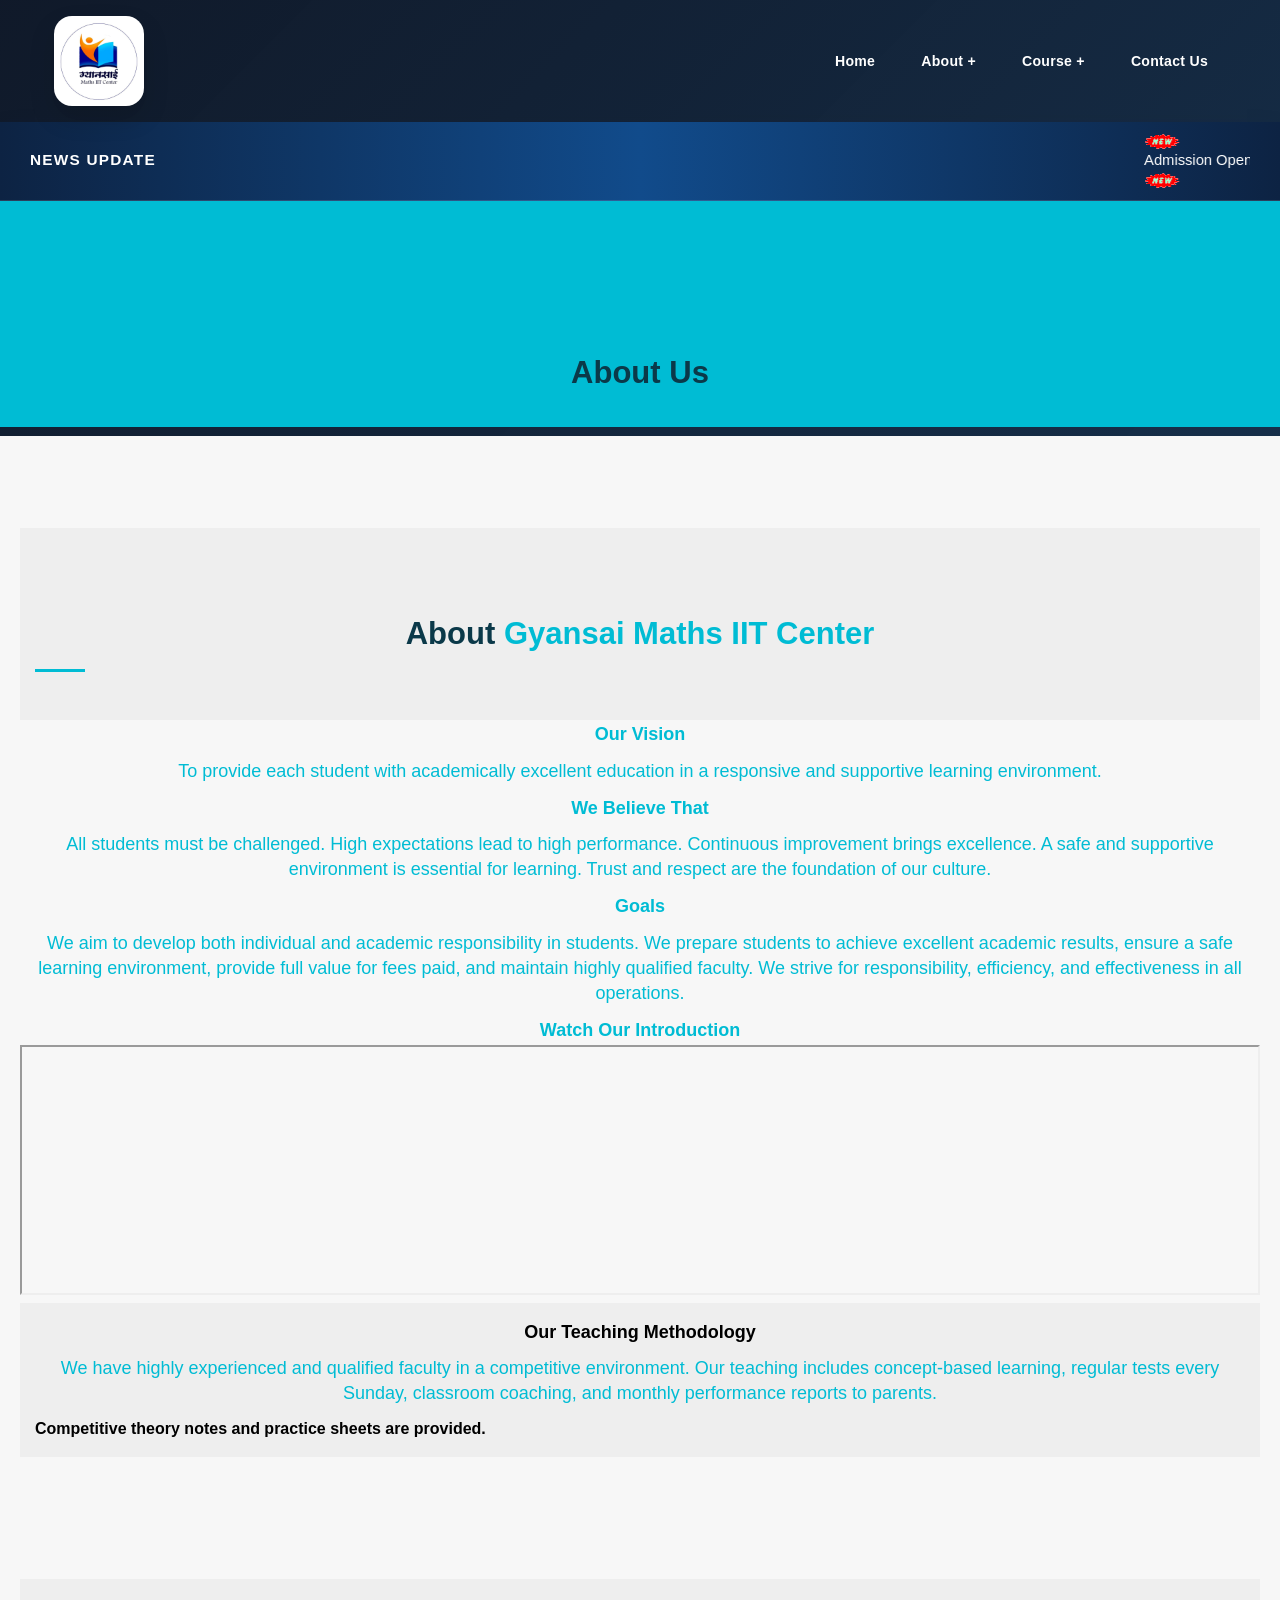
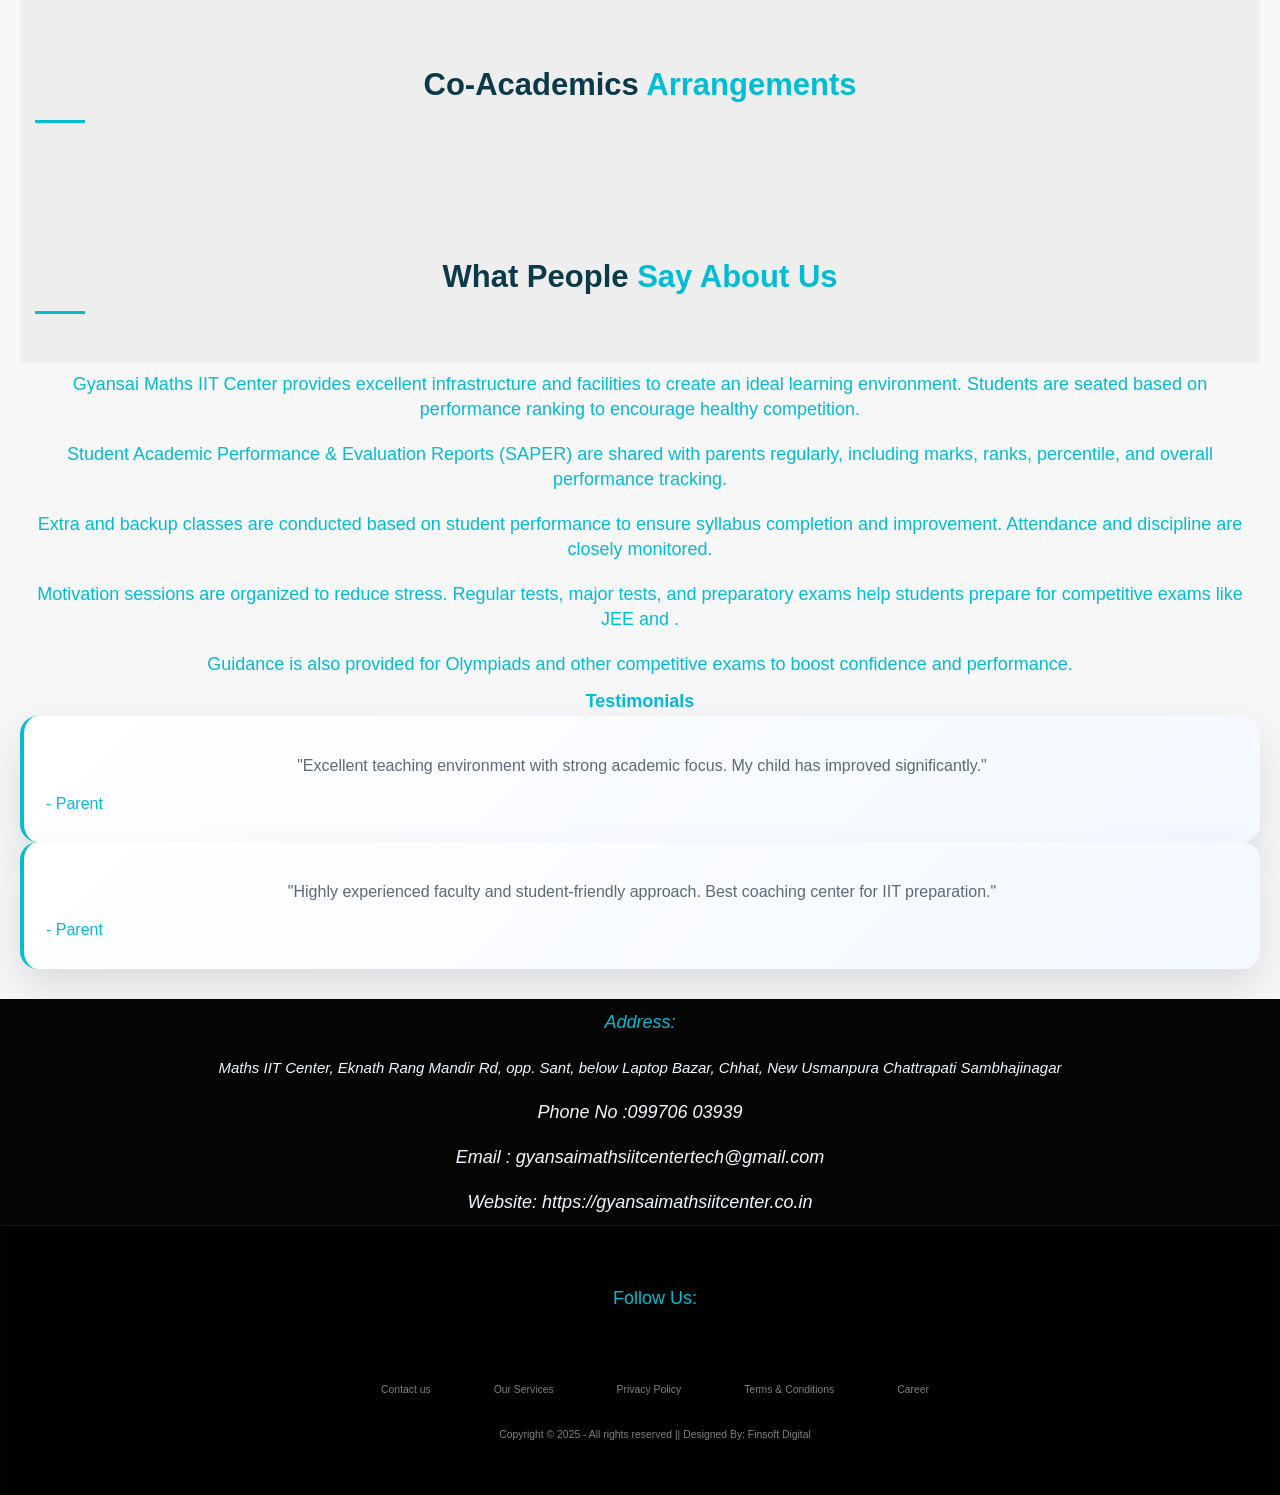
<file: About.htm>
<!DOCTYPE html>
<html lang="en">
<head>
  <meta name="viewport" 
  content="width=device-width, initial-scale=1.0, maximum-scale=1.0, user-scalable=0"/>
    <title>GYANSAI MATHS IIT CENTER</title>
    <link rel="stylesheet" href="style.css">
    <link rel="stylesheet" href="mediaquries.css">
    <link rel="preconnect" href="https://fonts.googleapis.com">
<link rel="preconnect" href="https://fonts.gstatic.com" crossorigin>
<link href="https://fonts.googleapis.com/css2?family=Montserrat&display=swap" rel="stylesheet">
</head>
<body>
    <section class="header">
        <nav class="nav-container">
            <a href="index.htm"><img src="sai.jpeg" width="100" height="100" alt="GYANSAI MATHS IIT CENTER Logo"></a>
            <button class="hamburger" id="hamburgerBtn" aria-label="Open menu">☰</button>
            <ul class="nav-list" id="navList">
                <li><a href="index.htm">Home</a></li>
                <li class="dropdown">
                    <a href="#" class="dropbtn">About +</a>
                    <ul class="dropdown-content">
                        <li><a href="About.htm">About Us</a></li>
                        <li><a href="founder.htm">Founder's Message</a></li>
                    </ul>
                </li>
                <li class="dropdown">
                    <a href="#" class="dropbtn">Course +</a>
                    <ul class="dropdown-content">
                        <li><a href="engg.htm">Engineer</a></li>
                        <li><a href="medical.htm">Medical</a></li>
                        <li><a href="carrer.htm">Career Foundation</a></li>
                    </ul>
                </li>
                <li><a href="Contact.htm">Contact Us</a></li>
            </ul>
        </nav>

        <div class="top-header">
            <div class="container">
                <div class="width-1">
                    <b class="news-list">News Update</b>
                    <marquee class="quote" onmouseout="start()" onmousemove="stop()">
                        <img src="index.gif" alt="">
                        <a href="#_blank" style="color: white;">Admission Open 2026</a>
                        <img src="index.gif" alt="">
                    </marquee>
                </div>
            </div>
        </div>

        <section class="About-us">
            <p style="color: aliceblue;"><h1>About Us</h1></p>
        </section>

        <section class="gd">
        </section>
      

   <section class="page-section">
    <div class="container">
        <div class="row">
            <div class="section-fullwidth">
                
                <div class="col-md-12">
                    <h1>About <span class="cs-color">Gyansai Maths IIT Center</span></h1>
                    <div class="cs-separator"><span class="divider5"></span></div>
                </div>

                <div class="col-md-8">
                    <h2>Our Vision</h2>
                    <p>To provide each student with academically excellent education in a responsive and supportive learning environment.</p>

                    <h2>We Believe That</h2>
                    <p>
                        All students must be challenged. High expectations lead to high performance. Continuous improvement brings excellence.
                        A safe and supportive environment is essential for learning. Trust and respect are the foundation of our culture.
                    </p>

                    <h2>Goals</h2>
                    <p>
                        We aim to develop both individual and academic responsibility in students. We prepare students to achieve excellent academic results,
                        ensure a safe learning environment, provide full value for fees paid, and maintain highly qualified faculty.
                        We strive for responsibility, efficiency, and effectiveness in all operations.
                    </p>
                </div>

                <div class="col-md-4">
                    <h2>Watch Our Introduction</h2>
                    <iframe width="100%" height="250"
                        src="https://www.youtube.com/"
                        title="Coaching for JEE and PMT"
                        allowfullscreen>
                    </iframe>
                </div>

                <div class="col-md-12">
                    <h2>Our Teaching Methodology</h2>
                    <p>
                        We have highly experienced and qualified faculty in a competitive environment. Our teaching includes concept-based learning,
                        regular tests every Sunday, classroom coaching, and monthly performance reports to parents.
                    </p>
                    <b>Competitive theory notes and practice sheets are provided.</b>
                </div>

            </div>
        </div>
    </div>
</section>


<section class="page-section">
    <div class="container">
        <div class="row">
            <div class="section-fullwidth">

                <div class="col-md-12">
                    <h1>Co-Academics <span class="cs-color">Arrangements</span></h1>
                    <div class="cs-separator"><span class="divider5"></span></div>
                </div>

                <div class="col-md-12">
                    <h1 style="text-align: center;">What People <span class="cs-color">Say About Us</span></h1>
                    <div class="cs-separator"><span class="divider5"></span></div>
                </div>

                <div class="col-md-8">
                    <p>
                        Gyansai Maths IIT Center provides excellent infrastructure and facilities to create an ideal learning environment.
                        Students are seated based on performance ranking to encourage healthy competition.
                    </p>

                    <p>
                        Student Academic Performance & Evaluation Reports (SAPER) are shared with parents regularly,
                        including marks, ranks, percentile, and overall performance tracking.
                    </p>

                    <p>
                        Extra and backup classes are conducted based on student performance to ensure syllabus completion and improvement.
                        Attendance and discipline are closely monitored.
                    </p>

                    <p>
                        Motivation sessions are organized to reduce stress. Regular tests, major tests, and preparatory exams
                        help students prepare for competitive exams like JEE and .
                    </p>

                    <p>
                        Guidance is also provided for Olympiads and other competitive exams to boost confidence and performance.
                    </p>
                </div>

                <div class="col-md-4">
                    <h2>Testimonials</h2>
                    <div class="cs-testimonial simple">

                        <div class="testimonial">
                            <p>"Excellent teaching environment with strong academic focus. My child has improved significantly."</p>
                            <span>- Parent</span>
                        </div>

                        <div class="testimonial">
                            <p>"Highly experienced faculty and student-friendly approach. Best coaching center for IIT preparation."</p>
                            <span>- Parent</span>
                        </div>

                    </div>
                </div>

            </div>
        </div>
    </div>
</section>

<footer>
    <address>
      <p>Address:</p>
      <p style="color: aliceblue; font-size: 15px;">
        Maths IIT Center, Eknath Rang Mandir Rd, opp. Sant, below Laptop Bazar, Chhat, New Usmanpura
        Chattrapati Sambhajinagar
      </p>
      <p style="color: aliceblue;">Phone No :099706 03939</p>
      <p style="color: aliceblue;">Email : gyansaimathsiitcentertech@gmail.com</p>
      <p style="color: aliceblue;">Website: https://gyansaimathsiitcenter.co.in</p>
    </address>
    <div class="footer">
      <div class="row-w">
        <p>Follow Us:</p>
        <a href="#"><i class="fa fa-facebook"></i></a>
        <a href="#"><i class="fa fa-instagram"></i></a>
        <a href="#"><i class="fa fa-youtube"></i></a>
        <a href="#"><i class="fa fa-twitter"></i></a>
      </div>
      <div class="row-w">
        <ul>
          <li><a href="#">Contact us</a></li>
          <li><a href="#">Our Services</a></li>
          <li><a href="#">Privacy Policy</a></li>
          <li><a href="#">Terms & Conditions</a></li>
          <li><a href="#">Career</a></li>
        </ul>
      </div>
      <div class="row-w">
        Copyright &copy; 2025 - All rights reserved || Designed By: Finsoft Digital
      </div>
    </div>
  </footer>
</file>
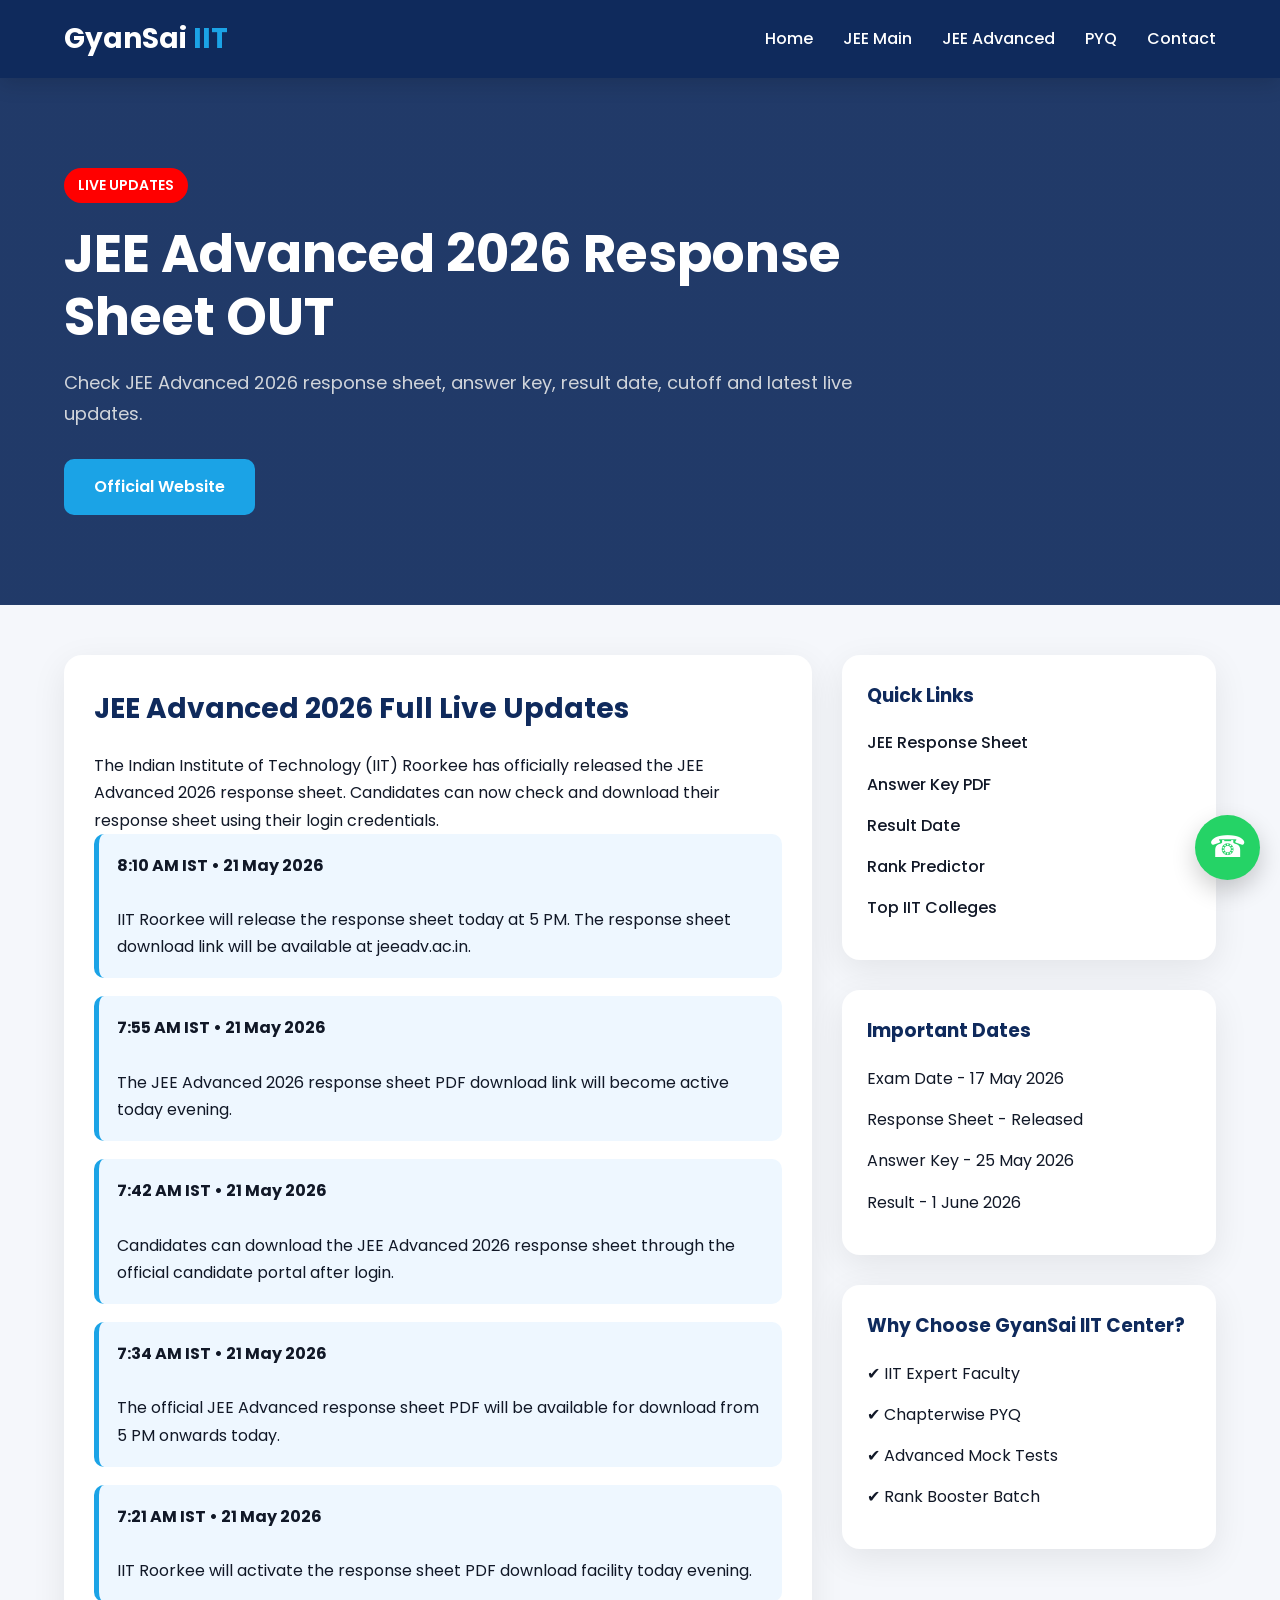
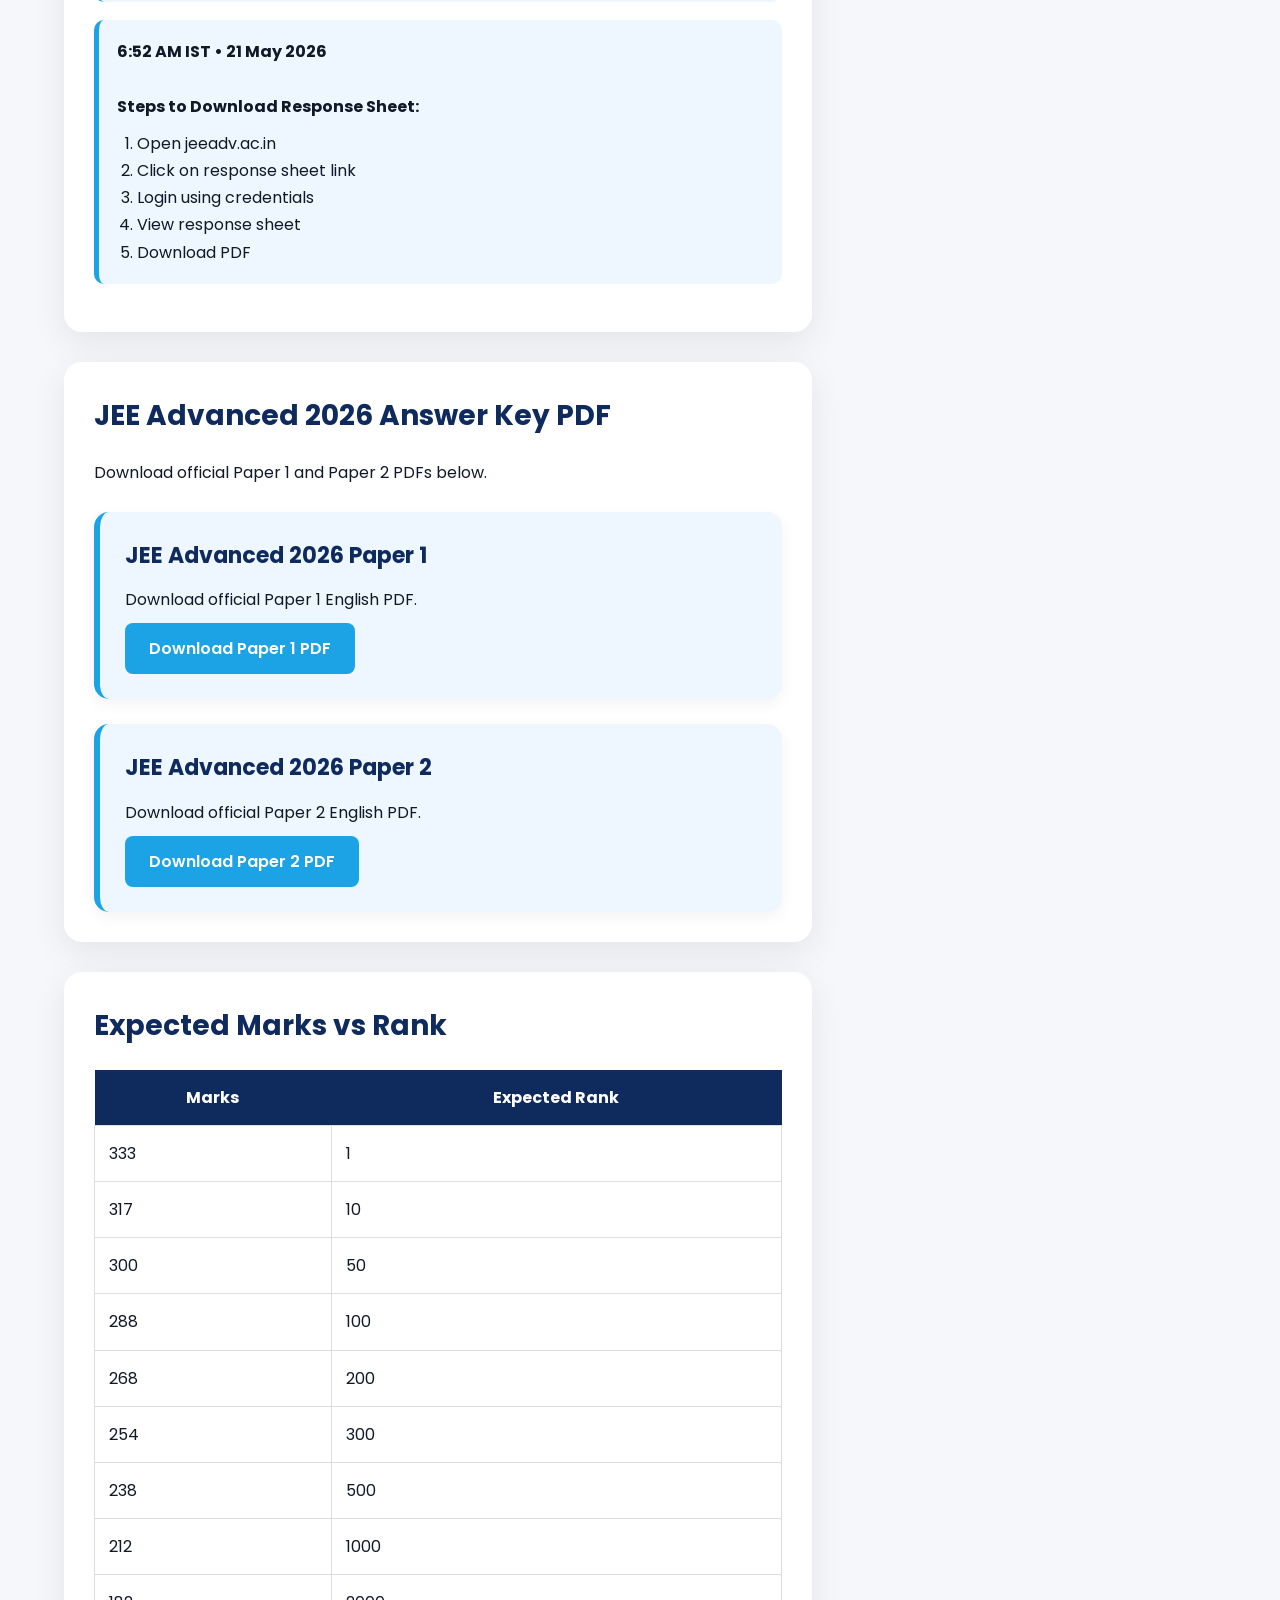
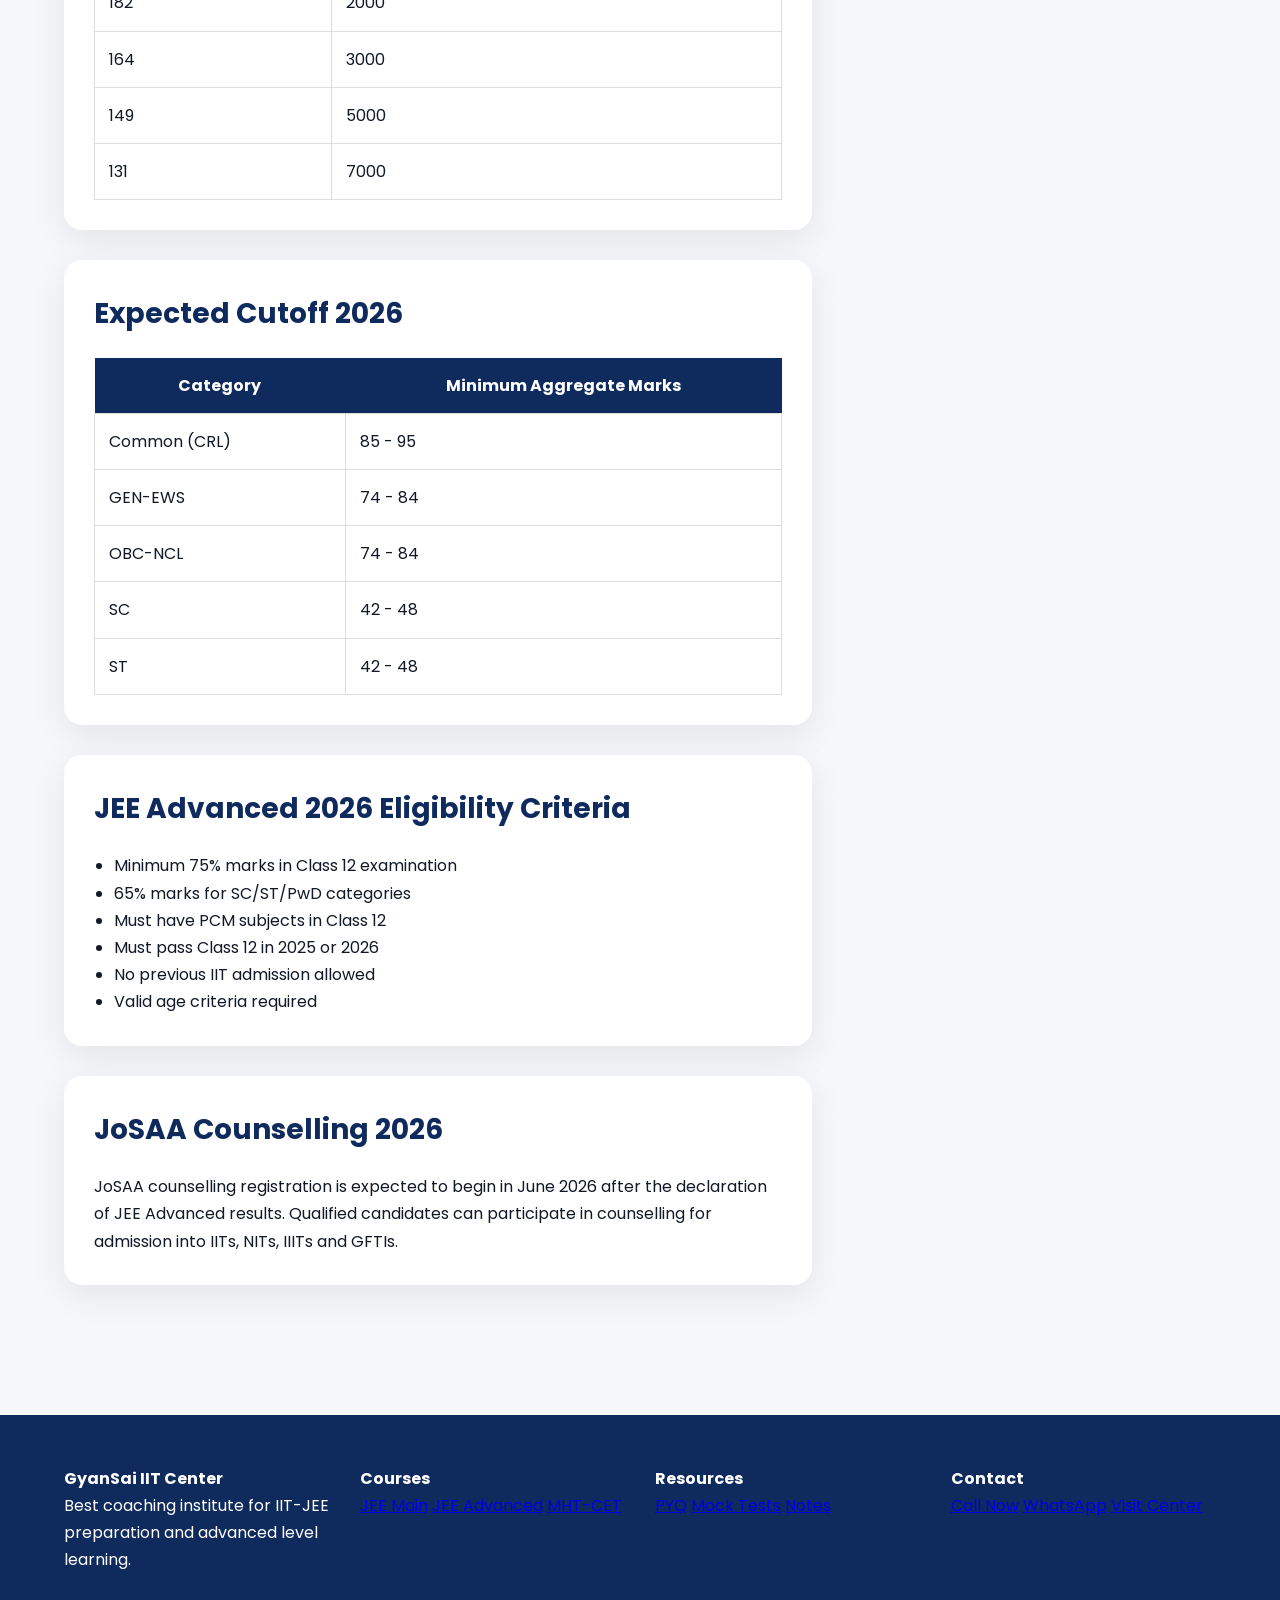
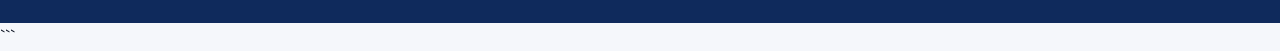
<file: blog.html>
<!DOCTYPE html>
<html lang="en">
<head>
<meta charset="UTF-8">
<meta name="viewport" content="width=device-width, initial-scale=1.0">
<title>JEE Advanced 2026 Response Sheet - GyanSai IIT Center</title>
<meta name="description" content="Check JEE Advanced 2026 response sheet, answer key, result date, cutoff, marks vs rank and latest updates.">
<link href="https://fonts.googleapis.com/css2?family=Poppins:wght@300;400;500;600;700&display=swap" rel="stylesheet">

<style>
*{
margin:0;
padding:0;
box-sizing:border-box;
font-family:'Poppins',sans-serif;
}

body{
background:#f5f7fb;
color:#111827;
line-height:1.7;
}

:root{
--primary:#0F2A5C;
--secondary:#1BA3E6;
--accent:#FFB703;
}

header{
background:var(--primary);
padding:15px 5%;
position:sticky;
top:0;
z-index:1000;
box-shadow:0 5px 20px rgba(0,0,0,0.15);
}

.navbar{
display:flex;
justify-content:space-between;
align-items:center;
}

.logo{
font-size:28px;
font-weight:700;
color:white;
}

.logo span{
color:var(--secondary);
}

.nav-links{
display:flex;
gap:30px;
}

.nav-links a{
text-decoration:none;
color:white;
font-weight:500;
transition:0.3s;
}

.nav-links a:hover{
color:var(--secondary);
}

.hero{
background:
linear-gradient(rgba(15,42,92,0.92),rgba(15,42,92,0.92)),
url('https://images.unsplash.com/photo-1523240795612-9a054b0db644?q=80&w=1600&auto=format&fit=crop');
background-size:cover;
background-position:center;
padding:90px 5%;
color:white;
}

.hero-content{
max-width:850px;
}

.live{
display:inline-block;
background:red;
padding:6px 14px;
border-radius:30px;
font-size:14px;
font-weight:600;
margin-bottom:20px;
animation:blink 1s infinite;
}

@keyframes blink{
50%{
opacity:0.5;
}
}

.hero h1{
font-size:52px;
line-height:1.2;
margin-bottom:20px;
}

.hero p{
font-size:18px;
color:#d1d5db;
margin-bottom:30px;
}

.btn{
display:inline-block;
padding:14px 30px;
background:var(--secondary);
color:white;
text-decoration:none;
border-radius:10px;
font-weight:600;
transition:0.3s;
}

.btn:hover{
background:#0d8cc5;
transform:translateY(-3px);
}

.container{
width:90%;
max-width:1250px;
margin:auto;
padding:50px 0;
}

.grid{
display:grid;
grid-template-columns:2fr 1fr;
gap:30px;
}

.card{
background:white;
padding:30px;
border-radius:18px;
box-shadow:0 10px 35px rgba(0,0,0,0.08);
margin-bottom:30px;
}

.card h2{
margin-bottom:20px;
color:var(--primary);
font-size:28px;
}

.update-box{
background:#eef7ff;
padding:18px;
border-left:5px solid var(--secondary);
border-radius:10px;
margin-bottom:18px;
}

.table{
width:100%;
border-collapse:collapse;
margin-top:20px;
}

.table th{
background:var(--primary);
color:white;
padding:14px;
}

.table td{
padding:14px;
border:1px solid #ddd;
}

.sidebar-card{
background:white;
padding:25px;
border-radius:18px;
box-shadow:0 10px 35px rgba(0,0,0,0.08);
margin-bottom:30px;
}

.sidebar-card h3{
margin-bottom:18px;
color:var(--primary);
}

.sidebar-card ul{
list-style:none;
}

.sidebar-card ul li{
margin-bottom:14px;
}

.sidebar-card ul li a{
text-decoration:none;
color:#111827;
font-weight:500;
}

.answer-box{
background:#eef7ff;
padding:25px;
border-radius:15px;
border-left:6px solid #1BA3E6;
margin-top:25px;
box-shadow:0 5px 15px rgba(0,0,0,0.05);
}

.answer-box h3{
color:#0F2A5C;
margin-bottom:12px;
font-size:22px;
}

.download-btn{
display:inline-block;
padding:12px 24px;
background:#1BA3E6;
color:white;
text-decoration:none;
border-radius:8px;
font-weight:600;
margin-top:10px;
}

.download-btn:hover{
background:#0d8cc5;
}

footer{
background:var(--primary);
padding:50px 5%;
color:white;
margin-top:50px;
}

.footer-grid{
display:grid;
grid-template-columns:repeat(auto-fit,minmax(220px,1fr));
gap:30px;
}

.whatsapp{
position:fixed;
right:20px;
bottom:20px;
width:65px;
height:65px;
background:#25D366;
border-radius:50%;
display:flex;
justify-content:center;
align-items:center;
color:white;
font-size:30px;
text-decoration:none;
box-shadow:0 10px 25px rgba(0,0,0,0.2);
z-index:999;
}

@media(max-width:900px){
.grid{
grid-template-columns:1fr;
}
.hero h1{
font-size:34px;
}
.nav-links{
display:none;
}
}
</style>
</head>

<body>

<header>
<div class="navbar">
<div class="logo">GyanSai <span>IIT</span></div>
<div class="nav-links">
<a href="index.htm">Home</a>
<a href="index.htm">JEE Main</a>
<a href="index.htm">JEE Advanced</a>
<a href="index.htm">PYQ</a>
<a href="index.htm">Contact</a>
</div>
</div>
</header>

<section class="hero">
<div class="hero-content">
<div class="live">LIVE UPDATES</div>
<h1>JEE Advanced 2026 Response Sheet OUT</h1>
<p>
Check JEE Advanced 2026 response sheet, answer key,
result date, cutoff and latest live updates.
</p>
<a href="https://jeeadv.ac.in" target="_blank" class="btn">
Official Website
</a>
</div>
</section>

<div class="container">
<div class="grid">
<div>

<div class="card">
<h2>JEE Advanced 2026 Full Live Updates</h2>
<p>
The Indian Institute of Technology (IIT) Roorkee has officially released the JEE Advanced 2026 response sheet. Candidates can now check and download their response sheet using their login credentials.
</p>

<div class="update-box">
<strong>8:10 AM IST • 21 May 2026</strong><br><br>
IIT Roorkee will release the response sheet today at 5 PM.
The response sheet download link will be available at jeeadv.ac.in.
</div>

<div class="update-box">
<strong>7:55 AM IST • 21 May 2026</strong><br><br>
The JEE Advanced 2026 response sheet PDF download link will become active today evening.
</div>

<div class="update-box">
<strong>7:42 AM IST • 21 May 2026</strong><br><br>
Candidates can download the JEE Advanced 2026 response sheet through the official candidate portal after login.
</div>

<div class="update-box">
<strong>7:34 AM IST • 21 May 2026</strong><br><br>
The official JEE Advanced response sheet PDF will be available for download from 5 PM onwards today.
</div>

<div class="update-box">
<strong>7:21 AM IST • 21 May 2026</strong><br><br>
IIT Roorkee will activate the response sheet PDF download facility today evening.
</div>

<div class="update-box">
<strong>6:52 AM IST • 21 May 2026</strong><br><br>
<b>Steps to Download Response Sheet:</b>
<ol style="padding-left:20px; margin-top:10px;">
<li>Open jeeadv.ac.in</li>
<li>Click on response sheet link</li>
<li>Login using credentials</li>
<li>View response sheet</li>
<li>Download PDF</li>
</ol>
</div>
</div>

<div class="card">
<h2>JEE Advanced 2026 Answer Key PDF</h2>
<p>Download official Paper 1 and Paper 2 PDFs below.</p>

<div class="answer-box">
<h3>JEE Advanced 2026 Paper 1</h3>
<p>Download official Paper 1 English PDF.</p>
<a href="https://jeeadv.ac.in/documents/p1_english.pdf" target="_blank" class="download-btn">Download Paper 1 PDF</a>
</div>

<div class="answer-box">
<h3>JEE Advanced 2026 Paper 2</h3>
<p>Download official Paper 2 English PDF.</p>
<a href="https://jeeadv.ac.in/documents/p2_english.pdf" target="_blank" class="download-btn">Download Paper 2 PDF</a>
</div>
</div>

<div class="card">
<h2>Expected Marks vs Rank</h2>
<table class="table">
<tr>
<th>Marks</th>
<th>Expected Rank</th>
</tr>
<tr><td>333</td><td>1</td></tr>
<tr><td>317</td><td>10</td></tr>
<tr><td>300</td><td>50</td></tr>
<tr><td>288</td><td>100</td></tr>
<tr><td>268</td><td>200</td></tr>
<tr><td>254</td><td>300</td></tr>
<tr><td>238</td><td>500</td></tr>
<tr><td>212</td><td>1000</td></tr>
<tr><td>182</td><td>2000</td></tr>
<tr><td>164</td><td>3000</td></tr>
<tr><td>149</td><td>5000</td></tr>
<tr><td>131</td><td>7000</td></tr>
</table>
</div>

<div class="card">
<h2>Expected Cutoff 2026</h2>
<table class="table">
<tr>
<th>Category</th>
<th>Minimum Aggregate Marks</th>
</tr>
<tr><td>Common (CRL)</td><td>85 - 95</td></tr>
<tr><td>GEN-EWS</td><td>74 - 84</td></tr>
<tr><td>OBC-NCL</td><td>74 - 84</td></tr>
<tr><td>SC</td><td>42 - 48</td></tr>
<tr><td>ST</td><td>42 - 48</td></tr>
</table>
</div>

<div class="card">
<h2>JEE Advanced 2026 Eligibility Criteria</h2>
<ul style="padding-left:20px; margin-top:20px;">
<li>Minimum 75% marks in Class 12 examination</li>
<li>65% marks for SC/ST/PwD categories</li>
<li>Must have PCM subjects in Class 12</li>
<li>Must pass Class 12 in 2025 or 2026</li>
<li>No previous IIT admission allowed</li>
<li>Valid age criteria required</li>
</ul>
</div>

<div class="card">
<h2>JoSAA Counselling 2026</h2>
<p>
JoSAA counselling registration is expected to begin in June 2026 after the declaration of JEE Advanced results. Qualified candidates can participate in counselling for admission into IITs, NITs, IIITs and GFTIs.
</p>
</div>

</div>

<div>
<div class="sidebar-card">
<h3>Quick Links</h3>
<ul>
<li><a href="#">JEE Response Sheet</a></li>
<li><a href="#">Answer Key PDF</a></li>
<li><a href="#">Result Date</a></li>
<li><a href="#">Rank Predictor</a></li>
<li><a href="#">Top IIT Colleges</a></li>
</ul>
</div>

<div class="sidebar-card">
<h3>Important Dates</h3>
<ul>
<li>Exam Date - 17 May 2026</li>
<li>Response Sheet - Released</li>
<li>Answer Key - 25 May 2026</li>
<li>Result - 1 June 2026</li>
</ul>
</div>

<div class="sidebar-card">
<h3>Why Choose GyanSai IIT Center?</h3>
<ul>
<li>✔ IIT Expert Faculty</li>
<li>✔ Chapterwise PYQ</li>
<li>✔ Advanced Mock Tests</li>
<li>✔ Rank Booster Batch</li>
</ul>
</div>
</div>
</div>
</div>

<footer>
<div class="footer-grid">
<div>
<h4>GyanSai IIT Center</h4>
<p>
Best coaching institute for IIT-JEE preparation and advanced level learning.
</p>
</div>

<div>
<h4>Courses</h4>
<a href="#">JEE Main</a>
<a href="#">JEE Advanced</a>
<a href="#">MHT-CET</a>
</div>

<div>
<h4>Resources</h4>
<a href="#">PYQ</a>
<a href="#">Mock Tests</a>
<a href="#">Notes</a>
</div>

<div>
<h4>Contact</h4>
<a href="#">Call Now</a>
<a href="#">WhatsApp</a>
<a href="#">Visit Center</a>
</div>
</div>
</footer>

<a href="https://wa.me/9960703939" class="whatsapp">☎</a>

</body>
</html>
```
</file>
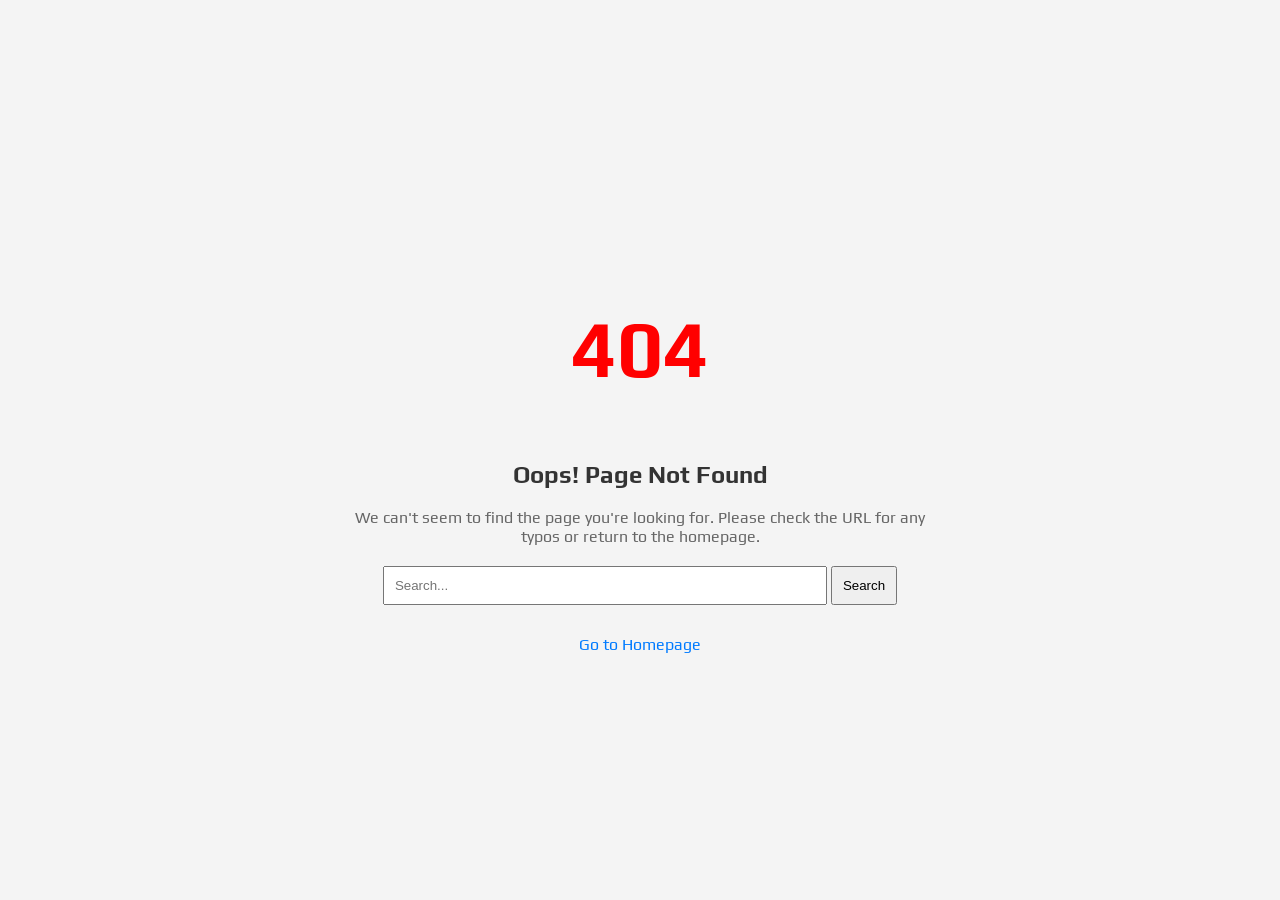
<file: camp.htm>
<!DOCTYPE html>
<html lang="en">
<head>
    <meta charset="UTF-8">
    <meta name="viewport" content="width=device-width, initial-scale=1.0">
    <title>404 Page Not Found</title>
    <link href="https://fonts.googleapis.com/css2?family=Play:wght@400;700&display=swap" rel="stylesheet">
    <link rel="stylesheet" href="main.css"> <!-- Link to your CSS file -->
</head>
<body>

<section class="error-page">
    <div class="container">
        <h1>404</h1>
        <h2>Oops! Page Not Found</h2>
        <p>We can't seem to find the page you're looking for. Please check the URL for any typos or return to the homepage.</p>

        <div class="search-box">
            <input type="text" placeholder="Search...">
            <button>Search</button>
        </div>

        <div class="menu">
            <a href="index.htm">Go to Homepage</a>
            
        </div>

        
    </div>
</section>

</body>
</html>
</file>
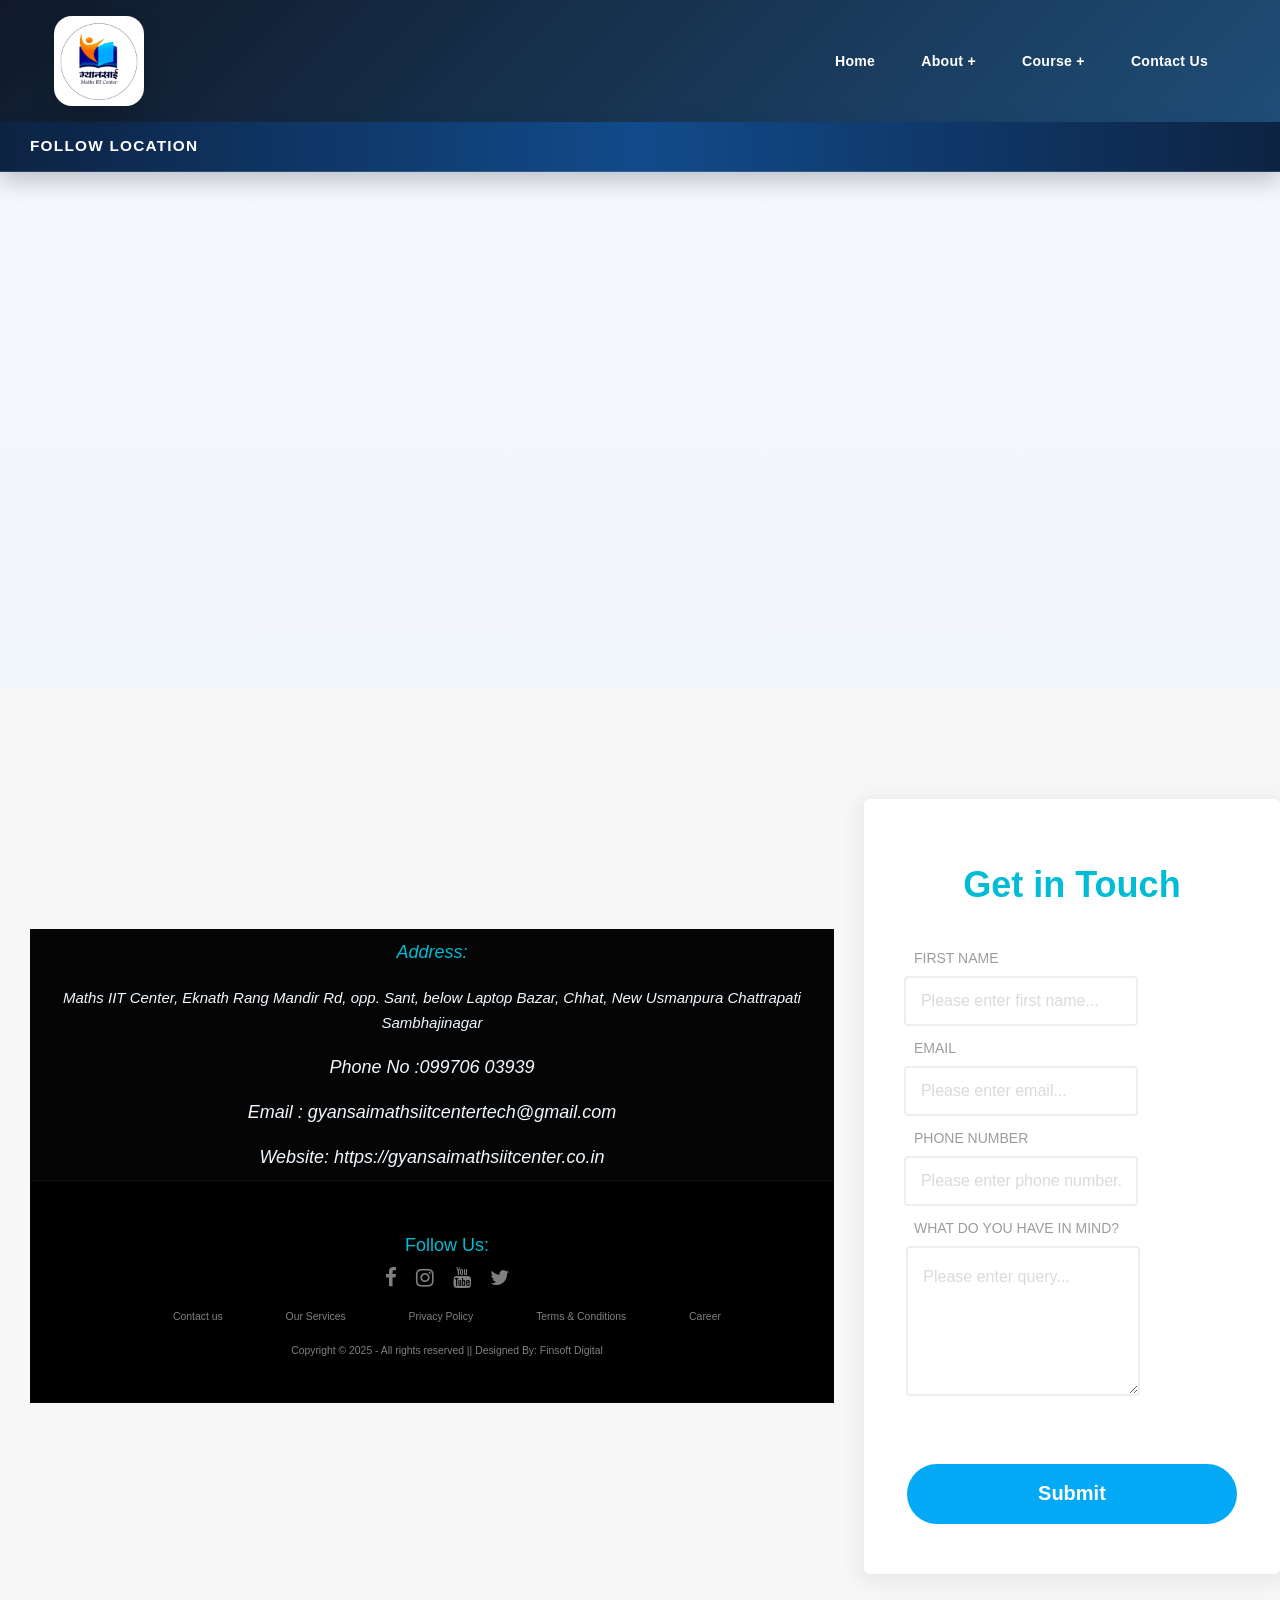
<file: Contact.htm>
<!DOCTYPE html>
<html lang="en">
<head>
  <meta name="viewport" 
  content="width=device-width, initial-scale=1.0, maximum-scale=1.0, user-scalable=0"/>
    <title>GyanSaimathsiit</title>
    <link rel="stylesheet" href="style.css">
    <link rel="stylesheet" href="mediaquries.css">
    <link rel="preconnect" href="https://fonts.googleapis.com">
<link rel="preconnect" href="https://fonts.gstatic.com" crossorigin>
<link href="https://fonts.googleapis.com/css2?family=Montserrat&display=swap" rel="stylesheet">
</head>
<body>
    <section class="header">
        <nav class="nav-container">
            <a href="index.htm"><img src="sai.jpeg" width="100" height="100" alt="GYANSAI MATHS IIT CENTER Logo" /></a>
            <button class="hamburger" id="hamburgerBtn" aria-label="Open menu">☰</button>
            <ul class="nav-list" id="navList">
                <li><a href="index.htm">Home</a></li>
                <li class="dropdown">
                    <a href="#" class="dropbtn">About +</a>
                    <ul class="dropdown-content">
                        <li><a href="About.htm">About Us</a></li>
                        <li><a href="founder.htm">Founder's Message</a></li>
                    </ul>
                </li>
                <li class="dropdown">
                    <a href="#" class="dropbtn">Course +</a>
                    <ul class="dropdown-content">
                        <li><a href="engg.htm">Engineer</a></li>
                        <li><a href="medical.htm">Medical</a></li>
                        <li><a href="carrer.htm">Career Foundation</a></li>
                    </ul>
                </li>
                <li><a href="Contact.htm">Contact Us</a></li>
            </ul>
        </nav>

        <div class="top-header">
            <div class="container">
                <div class="width-1">
                    <b class="news-list">Follow Location</b>
                </div>
            </div>
        </div>
    </section>
        <div class="location">
<iframe src="https://www.google.com/maps/embed?pb=!1m18!1m12!1m3!1d3752.305516298486!2d75.3286931!3d19.869317199999998!2m3!1f0!2f0!3f0!3m2!1i1024!2i768!4f13.1!3m3!1m2!1s0x3bdba398dc72322b%3A0xc11370cf2878c407!2sGyansai%20Maths%20IIT%20Center!5e0!3m2!1sen!2sin!4v1778062386585!5m2!1sen!2sin" width="600" height="450" style="border:0;" allowfullscreen="" loading="lazy" referrerpolicy="no-referrer-when-downgrade"></iframe>
        </div>
        <div class="information-back">
       
          <div class="contact_us_6">
            <div class="responsive-container-block container">
                  <style>
                      body {
                          font-family: Arial, sans-serif;
                          margin: 0px;
                      }
                      .input, .textinput {
                          width: 100%;
                          padding: 10px;
                          margin-bottom: 10px;
                          border: 1px solid #ccc;
                          border-radius: 4px;
                      }
                      .submit-btn {
                          padding: 10px;
                          background-color: #28a745;
                          color: white;
                          border: none;
                          border-radius: 4px;
                          cursor: pointer;
                      }
                      .submit-btn:hover {
                          background-color: #218838;
                      }
                      .response-message {
                          margin-top: 10px;
                      }
                  </style>
              </head>
              <body>
              
             </style>
        </head>
        <body>
        
        <div class="information-back">
            
            <div class="contact_us_6">
              <div class="responsive-container-block container">
                <form id="contact-form">
                  <div class="container-block form-wrapper">
                    <div class="mob-text">
                      <p class="text-blk contactus-head">Get in Touch</p>
                      <p class="text-blk contactus-subhead"></p>
                    </div>
                    <div class="responsive-container-block" id="i2cbk">
                      <div class="responsive-cell-block" id="i10mt-3">
                        <p class="text-blk input-title">FIRST NAME</p>
                        <input class="input" id="ijowk-3" name="FirstName" placeholder="Please enter first name..." required>
                      </div>
                      <div class="responsive-cell-block" id="ip1yp">
                        <p class="text-blk input-title">EMAIL</p>
                        <input class="input" id="ipmgh-3" name="Email" placeholder="Please enter email..." required type="email">
                      </div>
                      <div class="responsive-cell-block" id="ih9wi">
                        <p class="text-blk input-title">PHONE NUMBER</p>
                        <input class="input" id="imgis-3" name="PhoneNumber" placeholder="Please enter phone number..." required type="tel">
                      </div>
                      <div class="responsive-cell-block" id="i634i-3">
                        <p class="text-blk input-title">WHAT DO YOU HAVE IN MIND?</p>
                        <textarea class="textinput" id="i5vyy-3" name="Message" placeholder="Please enter query..." required></textarea>
                      </div>
                    </div>
                    <button type="submit" class="submit-btn">Submit</button>
                  </div>
                </form>
                <div id="response-message" class="response-message"></div>
              </div>
            </div>
        </div>
        
        <script>
        // JavaScript code to handle form submission
        document.getElementById('contact-form').addEventListener('submit', function(event) {
            event.preventDefault(); // Prevent default form submission
        
            const formData = new FormData(this);
            const data = {};
            
            formData.forEach((value, key) => {
                data[key] = value; // Convert FormData to a regular object
            });
        
            fetch('YOUR_GOOGLE_APPS_SCRIPT_URL', { // Replace with your Google Apps Script URL
                method: 'POST',
                body: JSON.stringify(data),
                headers: {
                    'Content-Type': 'application/json'
                }
            })
            .then(response => response.json())
            .then(data => {
                document.getElementById('response-message').innerText = 'Your message has been sent successfully!';
                document.getElementById('contact-form').reset(); // Reset the form
            })
            .catch((error) => {
                console.error('Error:', error);
                document.getElementById('response-message').innerText = 'There was an error sending your message.';
            });
        });
        </script>
        </body>
        </section>
        
  
        
     <!--FONT AWESOME-->
<link rel="stylesheet" href="https://cdnjs.cloudflare.com/ajax/libs/font-awesome/4.7.0/css/font-awesome.min.css">

<!--GOOGLE FONTS-->
<link rel="preconnect" href="https://fonts.gstatic.com">
<link href="https://fonts.googleapis.com/css2?family=Fredoka+One&family=Play&display=swap" rel="stylesheet"> 
</head>
<body>
  
<footer>
    <address>
      <p>Address:</p>
      <p style="color: aliceblue; font-size: 15px;">
        Maths IIT Center, Eknath Rang Mandir Rd, opp. Sant, below Laptop Bazar, Chhat, New Usmanpura
        Chattrapati Sambhajinagar
      </p>
      <p style="color: aliceblue;">Phone No :099706 03939</p>
      <p style="color: aliceblue;">Email : gyansaimathsiitcentertech@gmail.com</p>
      <p style="color: aliceblue;">Website: https://gyansaimathsiitcenter.co.in</p>
    </address>
    <div class="footer">
      <div class="row-w">
        <p>Follow Us:</p>
        <a href="#"><i class="fa fa-facebook"></i></a>
        <a href="#"><i class="fa fa-instagram"></i></a>
        <a href="#"><i class="fa fa-youtube"></i></a>
        <a href="#"><i class="fa fa-twitter"></i></a>
      </div>
      <div class="row-w">
        <ul>
          <li><a href="#">Contact us</a></li>
          <li><a href="#">Our Services</a></li>
          <li><a href="#">Privacy Policy</a></li>
          <li><a href="#">Terms & Conditions</a></li>
          <li><a href="#">Career</a></li>
        </ul>
      </div>
      <div class="row-w">
        Copyright &copy; 2025 - All rights reserved || Designed By: Finsoft Digital
      </div>
    </div>
  </footer>
</file>
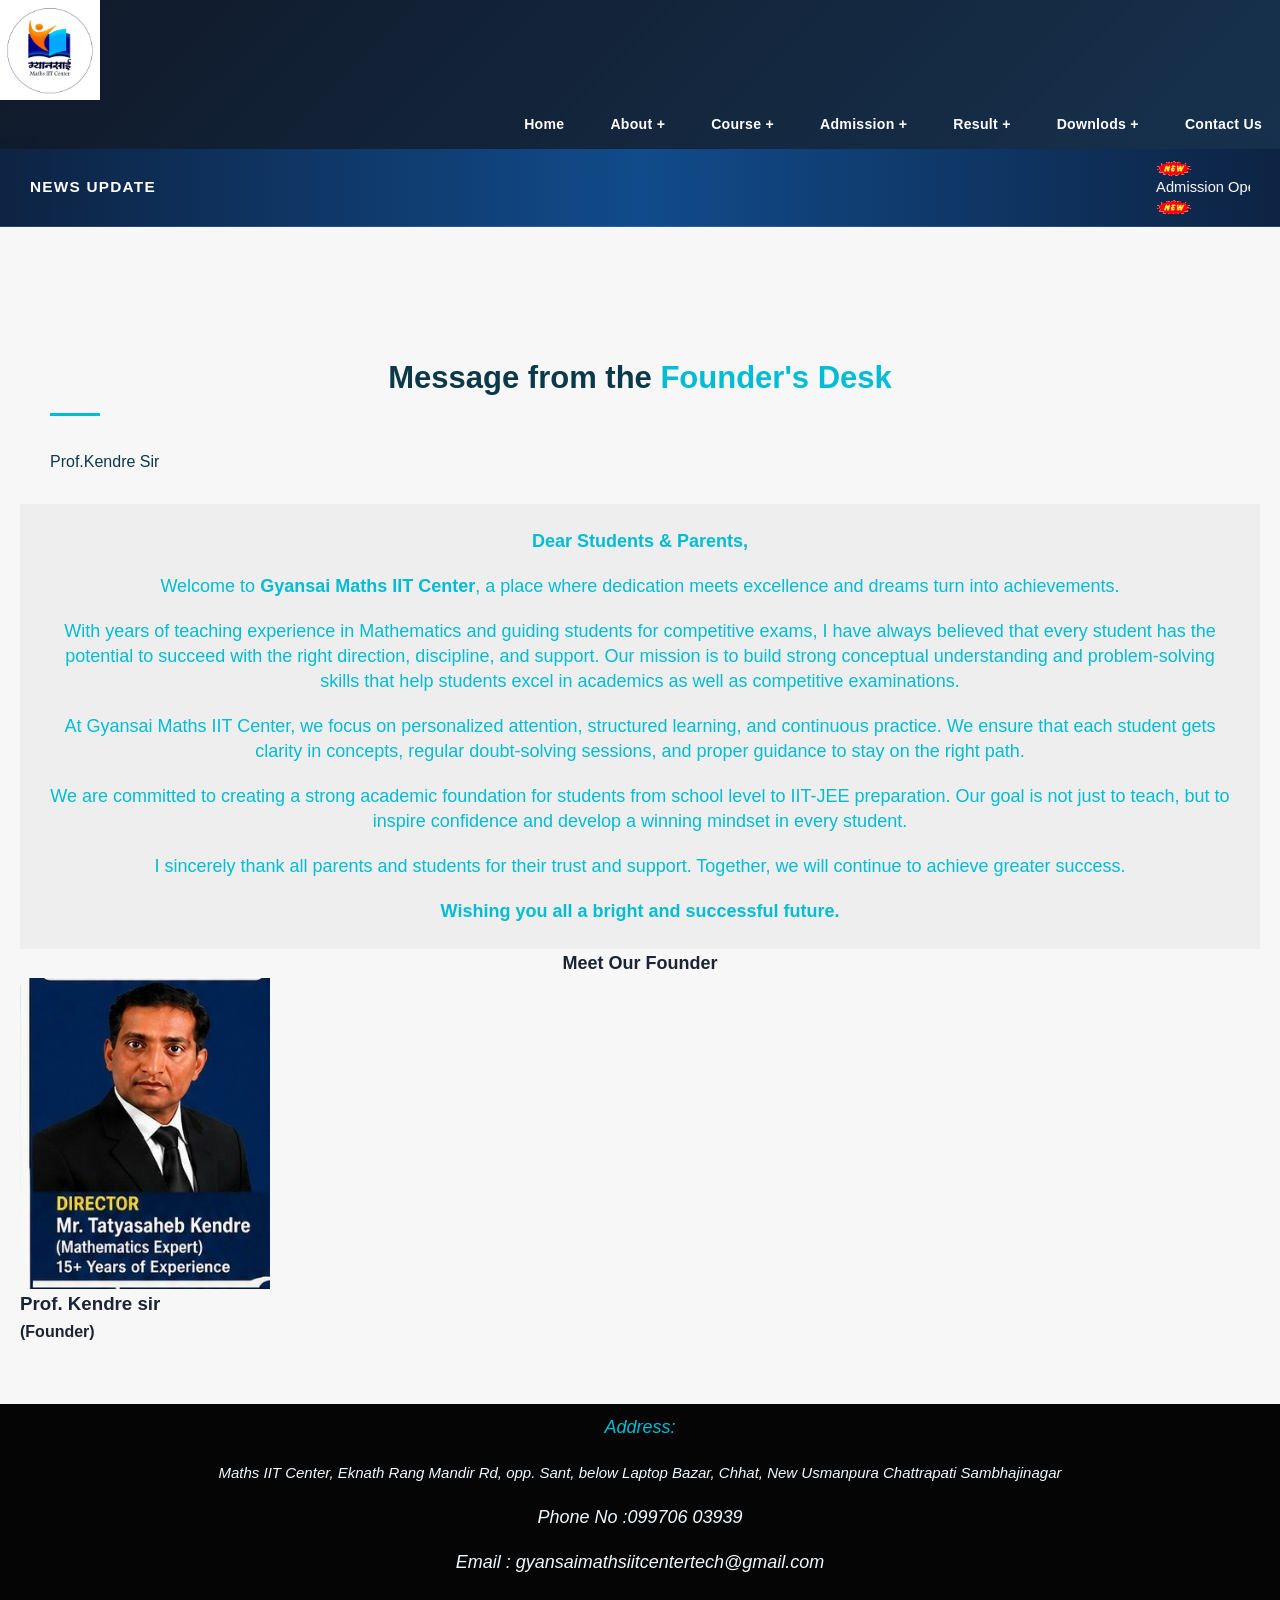
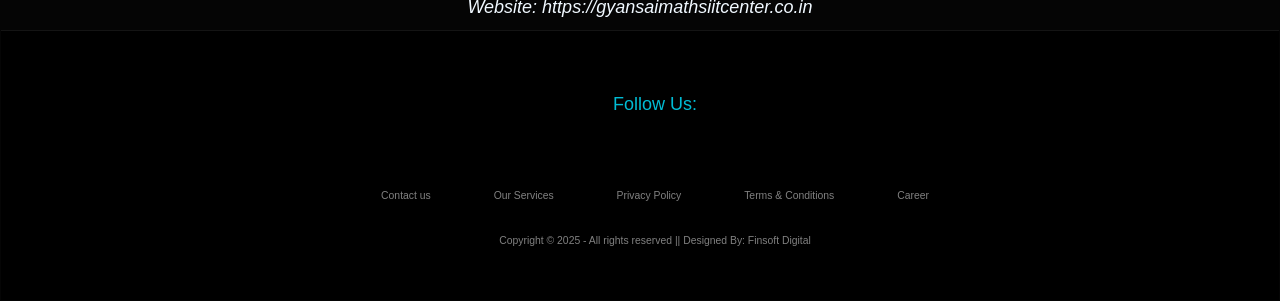
<file: founder.htm>
<!DOCTYPE html>
<html lang="en">
<head>
  <meta name="viewport" 
  content="width=device-width, initial-scale=1.0, maximum-scale=1.0, user-scalable=0"/>
    <title>GyanSaimathsiit</title>
    <link rel="stylesheet" href="style.css">
    <link rel="stylesheet" href="mediaquries.css">
    <link rel="preconnect" href="https://fonts.googleapis.com">
<link rel="preconnect" href="https://fonts.gstatic.com" crossorigin>
<link href="https://fonts.googleapis.com/css2?family=Montserrat&display=swap" rel="stylesheet">
</head>
<body>  
    <section class="header">
        <nav>
            <a href="#"><img src="sai.jpeg" width="100" height="100"></a>
            <div class="nav-links">
              <i class="bi bi-x-circle-fill" onclick="hideMenu()"></i>
              <ul class="nav-list">
                <li><a href="index.htm">Home</a></li>
                <li class="dropdown">
                    <a href="#" class="dropbtn">About +</a>
                    <ul class="dropdown-content">
                        <li><a href="About.htm">About Us</a></li>
                        <li><a href="founder.htm">Founder's Message</a></li>
                    </ul>
                </li>
                <li class="dropdown">
                  <a href="#" class="dropbtn">Course +</a>
                  <ul class="dropdown-content">
                      <li><a href="engg.htm">Engineer</a></li>
                      
                      <li><a href="carrer.htm">Career Foundation</a></li>
                  </ul>
                  <li class="dropdown">
                    <a href="#" class="dropbtn">Admission +</a>
                    <ul class="dropdown-content">
                        <li><a href="#">Pay Fee</a></li>
                        <li><a href="#">Admission Procedure</a></li>
                        <li><a href="#">Online Application Form</a></li>
                        
                    </ul>
                    <li class="dropdown">
                    <a href="#" class="dropbtn">Result +</a>
                    <ul class="dropdown-content">
                        <li><a href="https://neet.ntaonline.in/frontend/web/scorecard/index">NEET 2024 Result </a></li>
                        <li><a href="https://jeemainsession2.ntaonline.in/frontend/web/scorecard/index">Result JEE Main 2020</a></li>
                        <li><a href="https://cetcell.mahacet.org/">Engineering Students</a></li>
                        <li><a href="https://neet.ntaonline.in/frontend/web/scorecard/index">NEET 2023 Result</a></li>
                        <li><a href="https://mahresult.nic.in/hscjul2024/hscjul2024.htm">12th Board Result 2020</a></li>
                    </ul>
                <li><a href="#">Downlods +</a></li>
                <li><a href="Contact.htm">Contact Us</a></li>
            </ul>
        </nav>
        <div class="top-header ">
            <div class="container">
            <div class="width-1">
            <b class="news-list">News Update</b>
            <marquee class="quote" onmouseout="start()" onmousemove="stop()" > 
              <img src="index.gif">
               <a href="#" target="_blank" style="color: white;">Admission Open 2026</a> 
               <img src="index.gif">
              </marquee>
            </div>
            </div>
        </div>
<!-- Breadcrumb Section -->
<div class="breadcrumb-sec">
    <div class="container">
        <div class="cs-table">
            <div class="cs-tablerow"> 
                <div class="pageinfo page-title-align-left">
                
                </div>
                <!-- Breadcrumb -->
                <div class="breadcrumb">
                    <ul>
                </div>
            </div>
        </div>
    </div>
</div>

<!-- Founder Message Section -->
<section class="page-section">
    <div class="container">
            <div class="section-fullwidth">
<section>
                <!-- Message Header -->
                <div class="col-md-10">
                    <h1>Message from the <span class="cs-color">Founder's Desk</span></h1>
                    <div class="cs-separator"><span class="divider5"></span></div>
                    <div class="heading-description">Prof.Kendre Sir </div>
                </div>

                <!-- Founder Message Content -->
               <!-- Founder Message Content -->
<div class="col-md-12">
    <p><b>Dear Students & Parents,</b></p>

    <p>Welcome to <b>Gyansai Maths IIT Center</b>, a place where dedication meets excellence and dreams turn into achievements.</p>

    <p>With years of teaching experience in Mathematics and guiding students for competitive exams, I have always believed that every student has the potential to succeed with the right direction, discipline, and support. Our mission is to build strong conceptual understanding and problem-solving skills that help students excel in academics as well as competitive examinations.</p>

    <p>At Gyansai Maths IIT Center, we focus on personalized attention, structured learning, and continuous practice. We ensure that each student gets clarity in concepts, regular doubt-solving sessions, and proper guidance to stay on the right path.</p>

    <p>We are committed to creating a strong academic foundation for students from school level to IIT-JEE preparation. Our goal is not just to teach, but to inspire confidence and develop a winning mindset in every student.</p>

    <p>I sincerely thank all parents and students for their trust and support. Together, we will continue to achieve greater success.</p>

    <p><b>Wishing you all a bright and successful future.</b></p>
</div>

               <!-- Founder Section -->
<section class="founder-section">
    <div class="container text-center">
        <h2>Meet Our Founder</h2>
        <div class="imgee">
            <img src="WhatsApp Image 2026-05-06 at 2.15.49 PM.jpeg" width="250" height="250" >
        <h3>Prof. Kendre sir</h3>
        <b>(Founder)</b>
    </div>
</section>


            </div>
        </div>
    </div>
</section>
       
     <footer>
    <address>
      <p>Address:</p>
      <p style="color: aliceblue; font-size: 15px;">
        Maths IIT Center, Eknath Rang Mandir Rd, opp. Sant, below Laptop Bazar, Chhat, New Usmanpura
        Chattrapati Sambhajinagar
      </p>
      <p style="color: aliceblue;">Phone No :099706 03939</p>
      <p style="color: aliceblue;">Email : gyansaimathsiitcentertech@gmail.com</p>
      <p style="color: aliceblue;">Website: https://gyansaimathsiitcenter.co.in</p>
    </address>
    <div class="footer">
      <div class="row-w">
        <p>Follow Us:</p>
        <a href="#"><i class="fa fa-facebook"></i></a>
        <a href="#"><i class="fa fa-instagram"></i></a>
        <a href="#"><i class="fa fa-youtube"></i></a>
        <a href="#"><i class="fa fa-twitter"></i></a>
      </div>
      <div class="row-w">
        <ul>
          <li><a href="#">Contact us</a></li>
          <li><a href="#">Our Services</a></li>
          <li><a href="#">Privacy Policy</a></li>
          <li><a href="#">Terms & Conditions</a></li>
          <li><a href="#">Career</a></li>
        </ul>
      </div>
      <div class="row-w">
        Copyright &copy; 2025 - All rights reserved || Designed By: Finsoft Digital
      </div>
    </div>
  </footer>
</file>
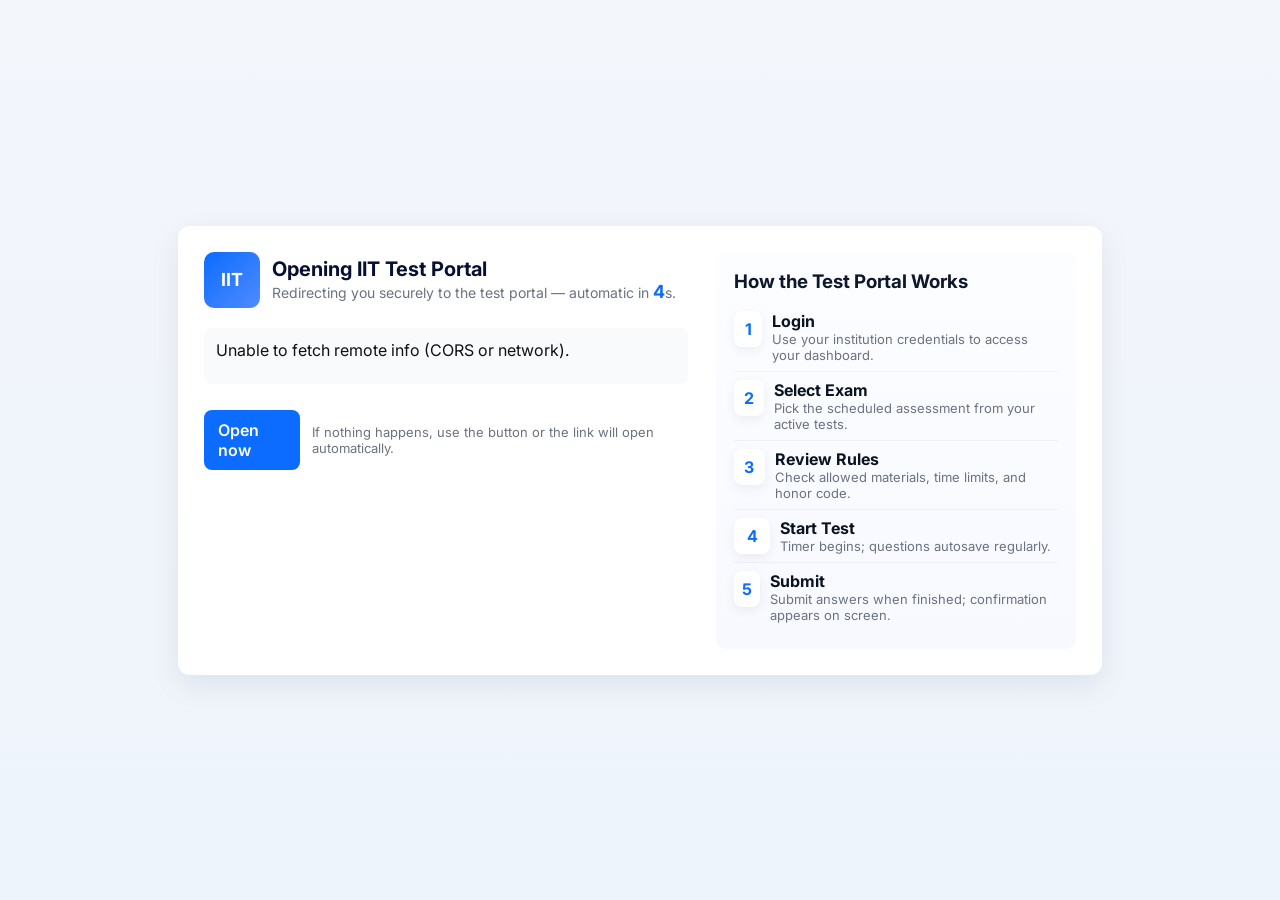
<file: mock.htm>
<!doctype html>
<html lang="en">
	<head>
		<meta charset="utf-8">
		<meta name="viewport" content="width=device-width,initial-scale=1">
		<title>IIT Test Portal — Redirect</title>
		<meta http-equiv="refresh" content="5;url=https://iit-test-portal.preview.emergentagent.com/">
		<!-- SEO: description, keywords, canonical, Open Graph -->
		<meta name="description" content="IIT Test Portal — secure online exam platform for IIT and JEE assessments. Take proctored mock tests, practice sample papers, and get instant results.">
		<meta name="keywords" content="IIT Test Portal, JEE Test Portal, JEE Online Test Portal, JEE Mock Test, JEE Online Mock Test, JEE Mathematics Test, JEE Maths Test Series, IIT JEE Test Series, IIT JEE Online Test, JEE Practice Test, JEE Online Practice Tests, JEE Main Mock Test, JEE Main Online Test, JEE Main Test Series, JEE Main Maths Mock Test, JEE Main Mathematics Test, JEE Main Practice Test, JEE Main Chapter Wise Test, JEE Main PYQ Test, JEE Main Mathematics PYQ, JEE Advanced Mock Test, JEE Advanced Online Test, JEE Advanced Test Series, JEE Advanced Mathematics Test, JEE Advanced Maths Practice, JEE Advanced PYQ, JEE Advanced Chapter Wise Test, Mathematics Test Portal, Online Mathematics Test, Online Maths Test Series, Maths Mock Test, Mathematics Mock Test, Maths Online Test, Mathematics Online Test, Maths Practice Test, Mathematics Practice Test, Maths Test Series, Mathematics Test Series, Chapter Wise JEE Test, Chapter Wise Maths Test, Topic Wise JEE Test, JEE Practice Questions, JEE Previous Year Questions, JEE PYQ Practice, JEE Test Analysis, JEE Mock Test Analysis, JEE Performance Analysis, Student Performance Analysis, Online Exam Analytics, MHT CET Mock Test, MHT CET Maths Mock Test, MHT CET Mathematics Test, MHT CET Online Test, MHT CET Test Series, MHT CET Maths Test Series, MHT CET Chapter Wise Test, MHT CET PYQ Test, JEE Mock Test Aurangabad, JEE Online Test Aurangabad, JEE Maths Test Aurangabad, JEE Test Series Aurangabad, JEE Mock Test Chhatrapati Sambhajinagar, JEE Online Test Chhatrapati Sambhajinagar, JEE Maths Test Chhatrapati Sambhajinagar, Maths Test Series Chhatrapati Sambhajinagar, GYANSAI Maths IIT Center">
		<meta name="robots" content="index,follow">
		<link rel="canonical" href="https://iit-test-portal.preview.emergentagent.com/">
		<meta property="og:title" content="IIT Test Portal — Secure Online Exams">
		<meta property="og:description" content="IIT Test Portal — secure online exam platform for IIT and JEE assessments. Take proctored mock tests, practice sample papers, and get instant results.">
		<meta property="og:url" content="https://iit-test-portal.preview.emergentagent.com/">
		<meta property="og:type" content="website">
		<meta property="og:image" content="https://via.placeholder.com/1200x630?text=IIT+Test+Portal">
		<script type="application/ld+json">
		{
		  "@context": "https://schema.org",
		  "@type": "Organization",
		  "name": "IIT Test Portal",
		  "url": "https://iit-test-portal.preview.emergentagent.com/",
		  "logo": "https://via.placeholder.com/600x60?text=IIT+Logo",
		"description": "IIT Test Portal — secure online exam platform for IIT and JEE assessments. Take proctored mock tests, practice sample papers, and get instant results."
		}
		</script>
		<link href="https://fonts.googleapis.com/css2?family=Inter:wght@300;400;600;700&display=swap" rel="stylesheet">
		<style>
			:root{--bg1:#f3f6fb;--bg2:#eef4fb;--card:#ffffff;--muted:#6b7280;--accent:#0b6cff}
			*{box-sizing:border-box}
			html,body{height:100%}
			body{font-family:Inter,system-ui,Segoe UI,Roboto,Arial,sans-serif;display:flex;align-items:center;justify-content:center;margin:0;background:linear-gradient(180deg,var(--bg1),var(--bg2));color:#0f172a}
			.wrap{width:100%;max-width:980px;padding:28px}
			.card{display:grid;grid-template-columns:1fr 360px;gap:28px;background:var(--card);border-radius:12px;padding:26px;box-shadow:0 10px 30px rgba(15,23,42,0.08);align-items:start}
			.hero{display:flex;flex-direction:column;gap:12px}
			.brand{display:flex;align-items:center;gap:12px}
			.logo{width:56px;height:56px;display:inline-flex;align-items:center;justify-content:center;border-radius:10px;background:linear-gradient(135deg,var(--accent),#4f8bff);color:#fff;font-weight:700;font-size:18px}
			h1{font-size:20px;margin:0;color:#071033}
			.subtitle{color:var(--muted);font-size:14px;margin:0}
			#info{background:#f8fafc;padding:12px;border-radius:8px;margin-top:8px;color:#111;min-height:56px}
			.countdown{margin-top:14px;display:flex;align-items:center;gap:12px}
			.count{font-weight:700;color:var(--accent);font-size:18px}
			.btn{display:inline-block;padding:10px 14px;background:var(--accent);color:#fff;border-radius:8px;text-decoration:none;font-weight:600}
			.side{background:linear-gradient(180deg,#fbfdff,#f7f9ff);padding:18px;border-radius:10px}
			.how{margin:0;padding:0;list-style:none;color:#0b1220}
			.how li{display:flex;gap:10px;padding:8px 0;border-bottom:1px solid rgba(11,17,32,0.04)}
			.how li:last-child{border-bottom:0}
			.step{width:36px;height:36px;background:#fff;border-radius:8px;display:inline-flex;align-items:center;justify-content:center;box-shadow:0 4px 12px rgba(11,17,32,0.06);font-weight:700;color:var(--accent)}
			.muted{color:var(--muted);font-size:13px}
			@media (max-width:880px){.card{grid-template-columns:1fr;}.side{order:2}.hero{order:1}}
		</style>
		<script>
			const targetUrl = 'https://iit-test-portal.preview.emergentagent.com/';
			async function loadInfo(){
				const infoEl = document.getElementById('info');
				infoEl.textContent = 'Loading information…';
				try{
					const resp = await fetch(targetUrl, {mode: 'cors'});
					const text = await resp.text();
					const doc = new DOMParser().parseFromString(text, 'text/html');
					const title = doc.querySelector('title')?.innerText?.trim();
					const metaDesc = doc.querySelector('meta[name="description"]')?.getAttribute('content')?.trim();
					let excerpt = metaDesc || doc.body?.innerText?.trim()?.replace(/\s+/g,' ')?.slice(0,260);
					infoEl.innerHTML = '';
					if(title){
						const t = document.createElement('div'); t.style.fontWeight='600'; t.textContent = title; infoEl.appendChild(t);
					}
					if(excerpt){
						const p = document.createElement('div'); p.style.marginTop='8px'; p.className='muted'; p.textContent = excerpt + (doc.body.innerText.length>260? '…':''); infoEl.appendChild(p);
					}
					if(!title && !excerpt) infoEl.textContent = 'No readable information found (CORS may prevent fetching).';
				}catch(err){
					infoEl.textContent = 'Unable to fetch remote info (CORS or network).';
				}
			}

			function startCountdown(seconds){
				const countEl = document.getElementById('count');
				let remaining = seconds;
				countEl.textContent = remaining;
				const timer = setInterval(()=>{
					remaining -= 1; countEl.textContent = remaining;
					if(remaining <= 0){ clearInterval(timer); window.location.href = targetUrl; }
				}, 1000);
			}

			window.addEventListener('DOMContentLoaded', ()=>{ loadInfo(); startCountdown(5); setTimeout(()=>{ window.location.href = targetUrl; }, 5000); });
		</script>
	</head>
	<body>
		<div class="wrap">
			<div class="card">
				<div class="hero">
					<div class="brand">
						<div class="logo">IIT</div>
						<div>
							<h1>Opening IIT Test Portal</h1>
							<p class="subtitle">Redirecting you securely to the test portal — automatic in <span id="count" class="count">5</span>s.</p>
						</div>
					</div>

					<div id="info">Loading information…</div>

					<div class="countdown">
						<a id="direct" class="btn" href="https://iit-test-portal.preview.emergentagent.com/">Open now</a>
						<div class="muted">If nothing happens, use the button or the link will open automatically.</div>
					</div>
				</div>

				<aside class="side">
					<h3 style="margin:0 0 10px 0">How the Test Portal Works</h3>
					<ol class="how">
						<li><div class="step">1</div><div><strong>Login</strong><div class="muted">Use your institution credentials to access your dashboard.</div></div></li>
						<li><div class="step">2</div><div><strong>Select Exam</strong><div class="muted">Pick the scheduled assessment from your active tests.</div></div></li>
						<li><div class="step">3</div><div><strong>Review Rules</strong><div class="muted">Check allowed materials, time limits, and honor code.</div></div></li>
						<li><div class="step">4</div><div><strong>Start Test</strong><div class="muted">Timer begins; questions autosave regularly.</div></div></li>
						<li><div class="step">5</div><div><strong>Submit</strong><div class="muted">Submit answers when finished; confirmation appears on screen.</div></div></li>
					</ol>
				</aside>
			</div>
		</div>
	</body>
</html>
</file>
<file: style.css>
:root {
  --primary: #0b1f3a;
  --primary-2: #143b68;
  --accent: #ffb703;
  --accent-2: #ff8a00;
  --sky: #00bcd4;
  --sky-soft: #edfaff;
  --text: #1a2433;
  --muted: #5d6878;
  --card: #ffffff;
  --bg: #f3f7fb;
  --shadow: 0 18px 40px rgba(11, 31, 58, 0.12);
  --radius: 22px;
}

html, body {
  max-width: 100% !important;
  overflow-x: hidden !important;
  background: var(--bg);
}

* {
  margin: 0;
  padding: 0;
  box-sizing: border-box;
  font-family: 'Poppins', sans-serif;
}

body {
  color: var(--text);
  line-height: 1.6;
  background: linear-gradient(180deg, #f5f7fb 0%, #edf4ff 100%);
}

img {
  max-width: 100%;
  display: block;
}

.montserrat {
  font-family: "Montserrat", serif;
  font-optical-sizing: auto;
  font-weight: 400;
  font-style: normal;
}

.header {
  width: 100%;
  background: linear-gradient(135deg, rgba(3, 13, 30, 0.95), rgba(12, 64, 111, 0.92));
  box-shadow: 0 10px 24px rgba(7, 19, 38, 0.12);
  position: sticky;
  top: 0;
  z-index: 1000;
}

.nav-container {
  max-width: 1220px;
  margin: 0 auto;
  padding: 16px 24px;
  display: flex;
  align-items: center;
  justify-content: space-between;
  gap: 16px;
}

.nav-container a img {
  width: 90px;
  height: 90px;
  border-radius: 18px;
  box-shadow: 0 12px 25px rgba(0, 0, 0, 0.18);
}

.nav-list {
  list-style: none;
  display: flex;
  align-items: center;
  gap: 10px;
  flex-wrap: wrap;
  justify-content: flex-end;
}

.nav-list li {
  position: relative;
}

.nav-list > li > a,
.dropbtn {
  color: #fff;
  text-decoration: none;
  padding: 13px 18px;
  border-radius: 12px;
  font-size: 0.88rem;
  font-weight: 600;
  letter-spacing: 0.02em;
  transition: all 0.25s ease;
  display: block;
}

.nav-list > li > a:hover,
.dropbtn:hover {
  background: rgba(255, 255, 255, 0.12);
  text-decoration: none;
}

.dropdown {
  position: relative;
}

.dropdown-content {
  position: absolute;
  top: calc(100% + 12px);
  left: 0;
  background: rgba(255, 255, 255, 0.98);
  min-width: 210px;
  border-radius: 16px;
  padding: 12px;
  box-shadow: 0 18px 40px rgba(8, 24, 48, 0.18);
  display: none;
  z-index: 100;
}

.dropdown-content li {
  margin: 0;
}

.dropdown-content a {
  display: block;
  color: var(--primary);
  text-decoration: none;
  padding: 10px 12px;
  border-radius: 10px;
  font-size: 0.86rem;
  font-weight: 600;
}

.dropdown-content a:hover {
  background: #edf5ff;
}

.dropdown:hover .dropdown-content,
.dropdown:focus-within .dropdown-content {
  display: block;
}

.hamburger {
  display: none;
  font-size: 2rem;
  color: white;
  background: transparent;
  border: none;
  cursor: pointer;
}

.top-header {
  background: linear-gradient(90deg, #0d2343 0%, #114b8b 50%, #0d2343 100%);
  padding: 12px 24px;
  border-bottom: 1px solid rgba(255, 255, 255, 0.12);
  box-shadow: 0 8px 22px rgba(11, 31, 58, 0.12);
}

.top-header .container {
  max-width: 1220px;
  margin: 0 auto;
}

.width-1 {
  display: flex;
  align-items: center;
  gap: 14px;
}

.news-list {
  display: inline-block;
  color: #ffffff;
  font-weight: 800;
  margin-right: 6px;
  font-size: 0.96rem;
  letter-spacing: 0.08em;
  text-transform: uppercase;
  white-space: nowrap;
}

.quote {
  color: #edf9ff;
  font-size: 0.92rem;
  width: 100%;
}

.news-ticker {
    display: inline-block;
    width: calc(100% - 150px);
    overflow: hidden;
    white-space: nowrap;
    vertical-align: middle;
    position: relative;
    background: #fff;
    border: 1px solid rgba(255, 255, 255, 0.12);
    border-radius: 999px;
    padding: 8px 14px;
    box-shadow: inset 0 0 0 1px #fff;
}

.ticker-track {
  display: inline-flex;
  align-items: center;
  gap: 26px;
  white-space: nowrap;
  will-change: transform;
  animation: tickerScroll 18s linear infinite;
}

.ticker-track span {
  display: inline-flex;
  align-items: center;
  gap: 10px;
  color: #ffffff;
  font-size: 0.92rem;
  font-weight: 700;
}

.ticker-track img {
  width: 14px;
  height: 14px;
  display: inline-block;
  flex-shrink: 0;
}

.ticker-track a {
  color: #ffffff;
  text-decoration: none;
  white-space: nowrap;
}

@keyframes tickerScroll {
  0% {
    transform: translateX(0);
  }
  100% {
    transform: translateX(-50%);
  }
}

.slideshow-container {
  max-width: 1220px;
  margin: 30px auto 10px;
  padding: 24px;
  position: relative;
  border-radius: 28px;
  background: linear-gradient(135deg, rgba(255,255,255,0.9), rgba(237,245,255,0.96));
  box-shadow: var(--shadow);
  overflow: hidden;
}

.mySlides img {
  width: 100%;
  border-radius: 22px;
  object-fit: cover;
  min-height: 420px;
}

.dot {
  height: 12px;
  width: 12px;
  margin: 0 6px;
  background: rgba(11, 31, 58, 0.25);
  border-radius: 50%;
  display: inline-block;
  transition: all 0.3s ease;
}

.dot.active {
  background: var(--primary);
  transform: scale(1.15);
}

.notices-board {
  position: relative;
  max-width: 1220px;
  margin: 30px auto;
  background: linear-gradient(135deg, #ffffff 0%, #f0f8ff 100%);
  border-radius: 26px;
  box-shadow: 0 22px 45px rgba(15, 36, 64, 0.12);
  padding: 24px 26px 20px;
  border: 1px solid rgba(17, 41, 71, 0.08);
}

.notices-board .heading-sect {
  display: flex;
  align-items: center;
  justify-content: space-between;
  gap: 16px;
  margin-bottom: 18px;
  padding-bottom: 10px;
  border-bottom: 1px solid rgba(17, 41, 71, 0.08);
}

.head-title-wrap {
  display: flex;
  align-items: center;
  gap: 10px;
}

.notices-board h3 {
  margin: 0;
  color: var(--primary);
  font-size: 1.7rem;
  line-height: 1.2;
}

.notices-board h3 img {
  width: 26px;
  height: 26px;
  display: block;
}

.notice-badge {
  display: inline-flex;
  align-items: center;
  justify-content: center;
  padding: 8px 14px;
  border-radius: 999px;
  background: rgba(10, 130, 255, 0.09);
  color: var(--primary);
  font-size: 0.76rem;
  font-weight: 700;
  letter-spacing: 0.06em;
  text-transform: uppercase;
}

.notice-scroll {
  max-height: 320px;
  overflow-y: auto;
  padding-right: 8px;
}

.notice-scroll::-webkit-scrollbar {
  width: 8px;
}

.notice-scroll::-webkit-scrollbar-track {
  background: rgba(17, 41, 71, 0.04);
  border-radius: 999px;
}

.notice-scroll::-webkit-scrollbar-thumb {
  background: linear-gradient(180deg, #25a1ff, #0d5bd7);
  border-radius: 999px;
}

.notices-board-ul {
  list-style: none;
  margin: 0;
  padding: 0;
  display: grid;
  gap: 12px;
  align-items: center;
}

.notices-board-ul li {
  display: flex;
  align-items: center;
  justify-content: flex-start;
  gap: 12px;
  padding: 14px 16px;
  min-height: 60px;
  border-radius: 14px;
  background: linear-gradient(90deg, #f5f9ff 0%, #eef7ff 100%);
  border: 1px solid rgba(17, 41, 71, 0.05);
  color: var(--primary);
  font-weight: 700;
  transition: transform 0.2s ease, box-shadow 0.2s ease;
  text-align: left;
}

.notices-board-ul li:hover {
  transform: translateX(4px);
  box-shadow: 0 12px 22px rgba(17, 41, 71, 0.08);
}

.notices-board-ul li img {
  width: 12px;
  height: 12px;
  flex-shrink: 0;
  display: block;
  margin-top: 2px;
}

.notices-board-ul a {
  color: var(--primary);
  text-decoration: none;
  font-size: 0.97rem;
  line-height: 1.5;
  display: inline-block;
}

.notices-board-ul a:hover {
  color: var(--sky);
}

h1 {
  font-size: clamp(2.1rem, 4vw, 3rem);
  text-align: center;
  color: var(--primary);
  margin-top: 20px;
  margin-bottom: 10px;
}

h1 + p,
.Result p,
.Campus p,
.Media p,
.Gallery p {
  text-align: center;
  color: var(--muted);
  font-size: 1.05rem;
  margin-bottom: 25px;
}

.cs-text {
  color: var(--sky);
}

.row {
  max-width: 1220px;
  margin: 0 auto;
  display: flex;
  justify-content: center;
  gap: 22px;
  flex-wrap: wrap;
}

.course-col {
  flex: 1 1 280px;
  max-width: 360px;
  background: linear-gradient(180deg, rgba(255,255,255,0.98), rgba(239,247,255,0.96));
  border-radius: 24px;
  padding: 28px 22px 24px;
  box-shadow: 0 18px 38px rgba(15, 35, 66, 0.08);
  border: 1px solid rgba(13, 35, 67, 0.06);
  position: relative;
  overflow: hidden;
  transition: transform 0.25s ease, box-shadow 0.25s ease;
}

.course-col::before {
  content: "";
  position: absolute;
  inset: 0 auto auto 0;
  width: 100%;
  height: 5px;
  background: linear-gradient(90deg, var(--sky), var(--accent));
}

.course-col:hover {
  transform: translateY(-8px);
  box-shadow: 0 26px 50px rgba(17, 41, 71, 0.14);
}

.course-col img {
  width: 72px;
  height: 72px;
  margin: 0 auto 20px;
  padding: 14px;
  background: linear-gradient(135deg, #ebf6ff, #dfeeff);
  border-radius: 18px;
}

.course-col h2 {
  text-align: center;
  color: var(--primary);
  font-size: 1.25rem;
  margin-bottom: 12px;
}

.course-col p {
  color: var(--muted);
  text-align: center;
  font-size: 0.95rem;
  line-height: 1.7;
}

.Campus,
.Media,
.Gallery,
.Result,
.testimonals {
  max-width: 1220px;
  margin: 80px auto 0;
}

.Campus-col,
.Media-col,
.Media-col-lo {
  flex: 1 1 280px;
  overflow: hidden;
  border-radius: 20px;
  box-shadow: var(--shadow);
}

.Campus-col iframe,
.Media-col img,
.Media-col-lo img {
  width: 100%;
  border-radius: 20px;
  object-fit: cover;
}

.Result {
  background: linear-gradient(135deg, #0a2240 0%, #0d8fe8 100%);
  color: white;
  padding: 28px 20px;
  border-radius: 20px;
  box-shadow: var(--shadow);
}

.OUR-RESULT {
  display: block;
  font-size: 2rem;
  font-weight: 800;
  letter-spacing: 0.04em;
  text-align: center;
  color: white;
}

.ass {
  color: rgba(255,255,255,0.9) !important;
  font-size: 1rem !important;
  margin-top: 10px;
}

.slider {
  margin-top: 30px;
}

.slide-content {
  margin: 0 16px;
}

.card {
  background: white;
  border-radius: 24px;
  overflow: hidden;
  box-shadow: 0 18px 35px rgba(17, 41, 71, 0.08);
}

.card-content {
  padding: 18px 14px 20px;
}

.card-content .name {
  font-size: 1.1rem;
  color: var(--primary);
  font-weight: 700;
}

.card-content .description {
  color: var(--muted);
  font-size: 0.9rem;
  text-align: center;
}

.button {
  border: none;
  background: linear-gradient(135deg, var(--sky), var(--primary-2));
  color: white;
  font-weight: 700;
  border-radius: 12px;
  padding: 10px 18px;
  cursor: pointer;
  transition: transform 0.2s ease, box-shadow 0.2s ease;
}

.button:hover {
  transform: translateY(-2px);
  box-shadow: 0 12px 24px rgba(10, 34, 64, 0.22);
}

.testimonial-container {
  max-width: 1000px;
  margin: 0 auto;
}

.testimonial {
  background: linear-gradient(135deg, #fff, #f4f9ff);
  border-left: 4px solid var(--sky);
  border-radius: 18px;
  padding: 26px 22px;
  box-shadow: var(--shadow);
}

.testimonial h3 {
  color: var(--primary);
  margin-bottom: 10px;
  font-size: 1.2rem;
}

.testimonial p {
  color: var(--muted);
  font-size: 1rem;
  line-height: 1.8;
}

.why-choose-section {
  max-width: 1220px;
  margin: 90px auto 0;
  padding: 0 18px;
}

.why-choose-grid {
  display: grid;
  grid-template-columns: repeat(4, minmax(220px, 1fr));
  gap: 22px;
  margin-top: 28px;
}

.why-box {
  background: linear-gradient(180deg, #ffffff, #f5fbff);
  border-radius: 22px;
  padding: 28px 20px;
  border: 1px solid rgba(16, 37, 67, 0.05);
  box-shadow: 0 16px 32px rgba(15, 36, 64, 0.08);
  transition: transform 0.25s ease;
}

.why-box:hover {
  transform: translateY(-6px);
}

.why-icon {
  width: 58px;
  height: 58px;
  display: flex;
  align-items: center;
  justify-content: center;
  border-radius: 16px;
  background: linear-gradient(135deg, #dff7ff, #cfe7ff);
  color: var(--primary);
  font-size: 1.6rem;
  margin-bottom: 16px;
}

.why-box h3 {
  font-size: 1.1rem;
  color: var(--primary);
  margin-bottom: 10px;
}

.why-box p {
  font-size: 0.92rem;
  color: var(--muted);
  line-height: 1.7;
  text-align: left;
}

.contact-section {
  margin-top: 80px;
  background: linear-gradient(135deg, #eff8ff, #f7fbff);
}

.contact-container {
  max-width: 1220px;
  margin: 0 auto;
}

.contact-left h2 {
  color: var(--primary);
}

.contact-btn {
  background: linear-gradient(135deg, var(--primary-2), var(--sky));
}

.footer {
  margin-top: 0;
  background: linear-gradient(180deg, #071827 0%, #0b1f30 100%);
  padding: 34px 20px 18px;
  border-top: 1px solid rgba(255,255,255,0.08);
}

.footer .row-w {
  color: #d9e4f1;
}

.footer .row-w a {
  color: #d9e4f1;
}

.footer-inner {
  max-width: 1220px;
  margin: 0 auto;
  display: grid;
  grid-template-columns: 1.2fr 1fr 1fr;
  gap: 28px;
  align-items: start;
}

.footer-brand h3 {
  color: #fff;
  font-size: 1.7rem;
  margin-bottom: 12px;
}

.footer-brand p,
.footer-links a,
.footer-contact p {
  color: rgba(223, 234, 246, 0.8);
  font-size: 0.92rem;
  line-height: 1.8;
}

.footer-links h4,
.footer-contact h4 {
  color: #fff;
  margin-bottom: 14px;
  font-size: 1rem;
}

.footer-links ul {
  list-style: none;
  padding: 0;
  margin: 0;
  display: grid;
  gap: 10px;
}

.footer-links a {
  text-decoration: none;
}

.footer-social {
  display: flex;
  gap: 12px;
  margin-top: 16px;
}

.footer-social a {
  width: 38px;
  height: 38px;
  border-radius: 50%;
  display: inline-flex;
  align-items: center;
  justify-content: center;
  background: rgba(255,255,255,0.08);
  color: #fff;
  text-decoration: none;
}

.footer-bottom {
  max-width: 1220px;
  margin: 22px auto 0;
  padding-top: 18px;
  border-top: 1px solid rgba(255,255,255,0.08);
  text-align: center;
  color: rgba(217, 228, 241, 0.7);
  font-size: 0.86rem;
}

@media (max-width: 900px) {
  .nav-list {
    position: fixed;
    top: 0;
    right: -300px;
    width: 250px;
    height: 100vh;
    background: rgba(7, 24, 39, 0.96);
    backdrop-filter: blur(10px);
    flex-direction: column;
    justify-content: flex-start;
    padding: 80px 20px 20px;
    transition: right 0.3s ease;
    box-shadow: -10px 0 20px rgba(0, 0, 0, 0.18);
  }

  .nav-list.open {
    right: 0;
  }

  .hamburger {
    display: block;
  }

  .dropdown-content {
    position: static;
    background: rgba(255,255,255,0.06);
    padding-left: 18px;
    box-shadow: none;
    margin-top: 8px;
  }

  .dropdown-content a {
    color: white;
  }

  .slideshow-container {
    margin-top: 20px;
    padding: 14px;
    margin-left: auto;
    margin-right: auto;
    width: calc(100% - 24px);
  }

  .mySlides img {
    min-height: 300px;
  }

  .hero-grid {
    grid-template-columns: 1fr;
    padding: 28px 20px;
    margin-left: 0;
  }

  .stats-grid,
  .why-choose-grid,
  .footer-inner {
    grid-template-columns: repeat(2, minmax(140px, 1fr));
  }

  .cta-banner {
    flex-direction: column;
    text-align: center;
    padding: 24px 18px;
  }

  .cta-banner h2 {
    text-align: center;
  }

  .width-1 {
    flex-wrap: wrap;
  }

  .news-ticker {
    width: 100%;
  }
}

@media (max-width: 600px) {
  .nav-container {
    padding: 12px 18px;
  }

  .nav-container a img {
    width: 68px;
    height: 68px;
  }

  .top-header {
    padding: 10px 14px;
  }

  .top-header .container {
    padding: 0;
  }

  .width-1 {
    flex-direction: column;
    align-items: flex-start;
  }

  .news-list {
    font-size: 0.76rem;
  }

  .news-ticker {
    width: 100%;
    padding: 7px 10px;
  }

  .ticker-track {
    gap: 16px;
  }

  .ticker-track span {
    font-size: 0.78rem;
  }

  .slideshow-container {
    margin: 18px 12px 0;
    width: auto;
  }

  .notices-board {
    margin: 20px 12px;
    padding: 16px 14px;
  }

  .course-col,
  .Campus-col,
  .Media-col,
  .Media-col-lo {
    width: 100%;
    max-width: 100%;
  }

  .row {
    padding: 0 12px;
  }

  .OUR-RESULT {
    font-size: 1.5rem;
  }

  .stats-grid,
  .why-choose-grid,
  .footer-inner {
    grid-template-columns: 1fr;
  }

  .hero-copy h1 {
    font-size: 2.2rem;
  }
}

.mySlides {
  display: none;
}

img {
  vertical-align: middle;
}

/* Slideshow container */
.slideshow-container {
    max-width: 1231px;
    margin: 20px auto;
    padding: 20px;
    position: relative;
    margin-left: 115px;
    overflow: hidden;
}

/* Caption text */
.text {
  color: white;
  font-size: 15px;
  padding: 8px 12px;
  position: relative;
  bottom: 8px;
  width: 100%;
  text-align: center;
}

/* The dots/bullets/indicators */
.dot {
  height: 10px;
  width: 10px;
  margin: 0 5px;
  background-color: #bbb;
  border-radius: 50%;
  display: inline-block;
  transition: background-color 0.6s ease;
}

.active {
  background-color: #ffffff;
}

/* Fading animation */
.fade {
  animation-name: fade;
  animation-duration: 1.5s;
}

@keyframes fade {
  from {
    opacity: 0.4;
  }
  to {
    opacity: 1;
  }
}


  .notices-board {
    position: absolute;
    margin-left: 79%;
    margin-right: 10%;
    top: 240px;
    width: 301px;
    height: 475px;
    background-color: #f7f7f7;
    padding-top: 8px;
    padding-bottom: 8px;
    border-radius: 5px;
    box-shadow: 0 4px 6px rgba(0, 0, 0, 0.1);
    line-height: 13px;
}
  
   
    .notices-board h3 {
        margin-bottom: 20px;
        color: #eb4343;
        font-size: 21px;
        text-align: center; /* Center the title */
    }
    a:link {
        color: rgb(66, 10, 10);
        background-color: transparent;
        text-decoration: none;
      }
      a:visited {
    color: rgb(95 215 220);
    background-color: transparent;
    text-decoration: none;
}
      
      a:hover {
        color: rgb(85, 8, 8);
        background-color: transparent;
        text-decoration: underline;
      }
      a:active {
        color: rgb(85, 8, 8);
        background-color: transparent;
        text-decoration: underline;
      }
    .notices-board ul {
        list-style: none;
        padding: 0;
        line-height: 75px;
        color: #000000;
    }
    
    .notices-board li {
        margin: 0px 0;
        font-size: 17px;
        font-family: 'Times New Roman', Times, serif;
        font-weight: bold;
        color: rgb(85, 8, 8);
    }
    
    /* Optional: Make it responsive */
    @media (max-width: 768px) {
        .notices-board {
            position: static; /* Reset position for smaller screens */
            width: 80%; /* Full width on smaller screens */
            margin-left: 45px;
            align-items: center;
            margin-top: 10px; /* Add space above */
        }
    }
    .notices-board-list{
       padding: 0px;
       list-style: none;
       line-height: 20px;
       position: relative;
    }
    .notices-board-list li{
     width: 100%;
     float: none;
     margin-bottom: 15px;
    }
    
.text-box{
    width: 90%;
    color: #000000;
    position: absolute;
    font-family: Arial, Helvetica, sans-serif;
    font-size: 16px;
    left: 50%;
    transform: translate(-50%,-50%);
    text-align: center;
}
.cs-text{
    width: 90%;
    color: #3694c4;
    font-family: Arial, Helvetica, sans-serif;
    font-size: 32px;
    transform: translate(-50%,-50%);
    text-align: center;

}
.text-box p{
    margin: -10px 0 -46px;
    font-size: 16   px;
    color: #000000;
}
@media(max-width:700px){
    .text-box{
        font-size: 33px;
    }
    .nav-linksul li{
        display: block;
    }
    
    .text-box{
        font-size: small;
    }
    .slideshow-container{
        max-width: 62vh;
        margin: 6px;
        padding: 13px;
        position: relative;
        margin: 0px;
        padding: 24px;
        margin-bottom: 40px;
        margin-top: 75px;
        overflow: hidden;
    }
    
}

.Course{
    width: 80%;
    margin: auto;
    text-align: center;
    padding-top: 8%;
}
h2{
    font-size: 18px;
    font-weight: 600;
    text-align: center;
}
p{
    color: #00bcd4;
    font-size: 18px;
    font-weight: 300;
    line-height: 25px;
    padding: 10px;
    text-align: center;
}
.row{
    color: #00bcd4;
    margin-top: 5%;
    display: flex;
    justify-content: space-evenly;
}
.center {
    width: 70px;
    height: 70px;
    display: block;
    margin-bottom: 14%;
    margin-left: auto;
    margin-right: auto;
    margin-top: -23%;
    width: 30%;
    border-radius: 0%;
  }
.course-col{
    flex-basis: 20%;
    background-color: #ffffff;
    border-radius: -3px;
    margin-bottom: 5%;
    padding: 90px 12px;
    box-sizing: border-box;
    box-shadow: 0 4px 32px rgba(36, 36, 36, 0.1);
}

@media(max-width: 700px){
    .row{
        flex-direction: column;
    }
}
/*----campus---*/
.Campus{
    width: 80%;
    margin: auto;
    text-align: center;
    padding-top: 40px;
}
.Campus-col{
    flex-basis: 30%;
    border-radius: 10px;
    margin-bottom: 30px;
    position: relative;
    overflow: hidden;
}
.Campus-col img{
    width: 100%;
}
.layer{
    background: transparent;
    height: 100%;
    position: absolute;
    top: 0;
    left: 0;
}
.Result{
    width: 100%;
    margin: auto;
    text-align: center;
    font-size: larger;
    padding-top: 23px;
    margin-top: 23px;
    margin-bottom: 15px;
    background: #00bcd4;
    
}
.OUR-RESULT{
    width: 100%;
    margin: auto;
    text-align: center;
    font-size: larger;
    padding-top: 23px;
    margin-top: 23px;
    margin-bottom: 15px;
}
.ass{
    width: 100%;
    margin: auto;
    text-align: center;
    font-size: large;
    padding-top: 23px;
    margin-top: -22px;
    margin-bottom: 15px;
    color: white;
}
body{
  min-height: 100vh;

  }
  
  .slide-container{
    max-width: 1120px;
    width: 100%;
    padding: 40px 0;
  }
  .slide-content{
    margin: 0 40px;
    overflow: hidden;
    border-radius: 25px;
  }
  .card{
    border-radius: 25px;
    background-color: #FFF;
  }
  .image-content,
  .card-content{
    display: flex;
    flex-direction: column;
    align-items: center;
    padding: 10px 14px;
  }
  .image-content{
    position: relative;
    row-gap: 5px;
    padding: 25px 0;
  }
  /* General styles */
  .row {
    display: flex;
    flex-wrap: nowrap;
    gap: 5px;
    flex-direction: unset;
}

.Media-col {
  position: relative;
  width: calc(90% - 50px); /* Adjust width as needed */
  
}

.Media-col img {
  width: 100%;
  height: auto;
  border-radius: 0px;
  transition: transform 0.3s ease, filter 0.3s ease;
}

/* Hover effect */
.Media-col:hover img {
  transform: scale(1.05); /* Slight zoom on hover */
  filter: brightness(70%); /* Dim the image slightly */
}

.hover-effect {
  position: absolute;
  top: 50%;
  left: 50%;
  transform: translate(-50%, -50%);
  color: white;
  font-size: 18px;
  font-weight: bold;
  text-align: center;
  opacity: 0; /* Initially hidden */
  transition: opacity 0.3s ease;
}

.Media-col:hover .hover-effect {
  opacity: 1; /* Show on hover */
}

/* Modal styles */
.modal {
  display: none; 
  position: fixed; 
  z-index: 1; 
  padding-top: 100px; 
  left: 0;
  top: 0;
  width: 100%; 
  height: 100%; 
  overflow: auto; 
  background-color: rgba(0,0,0,0.9); 
}

.modal-content {
  margin: auto;
  display: block;
  max-width: 80%;
}

.close {
  position: absolute;
  top: 15px;
  right: 35px;
  color: white;
  font-size: 40px;
}

  .overlay{
    position: absolute;
    left: 0;
    top: 0;
    height: 100%;
    width: 100%;
    background-color: #4070F4;
    border-radius: 25px 25px 0 25px;
  }
  .overlay::before,
  .overlay::after{
    content: '';
    position: absolute;
    right: 0;
    bottom: -40px;
    height: 40px;
    width: 40px;
    background-color: #4070F4;
  }
  .overlay::after{
    border-radius: 0 25px 0 0;
    background-color: #FFF;
  }
  .card-image{
    position: relative;
    height: 150px;
    width: 150px;
    border-radius: 50%;
    background: #FFF;
    padding: 3px;
  }
  .card-image .card-img{
    height: 100%;
    width: 100%;
    object-fit: fill;
    border-radius: 50%;
    border: 4px solid #4070F4;
  }
  .name{
    font-size: 18px;
    font-weight: 500;
    color: #333;
  }
  .description{
    font-size: 14px;
    color: #707070;
    text-align: center;
  }
  .button{
    border: none;
    font-size: 16px;
    color: #FFF;
    padding: 8px 16px;
    background-color: #4070F4;
    border-radius: 6px;
    margin: 14px;
    cursor: pointer;
    transition: all 0.3s ease;
  }
  .button:hover{
    background: #265DF2;
  }
  .swiper-navBtn{
    color: #6E93f7;
    transition: color 0.3s ease;
  }
  .swiper-navBtn:hover{
    color: #4070F4;
  }
  .swiper-navBtn::before,
  .swiper-navBtn::after{
    font-size: 35px;
  }
  .swiper-button-next{
    right: 0;
  }
  .swiper-button-prev{
    left: 0;
  }
  .swiper-pagination-bullet{
    background-color: #6E93f7;
    opacity: 1;
  }
  .swiper-pagination-bullet-active{
    background-color: #4070F4;
  }
  @media screen and (max-width: 768px) {
    .slide-content{
      margin: 0 10px;
    }
    .swiper-navBtn{
      display: none;
    }
  }
  
  .testimonial-container {
    position: absolute; /* Positioned on the right side */
    margin-bottom: 38px; /* Adjust as needed */
    right: 208px; /* Align to the right side */
    width: 265px; /* Fixed width for the box */
    background-color: #fff;
    border-radius: 10px;
    box-shadow: 0 4px 10px rgba(0, 0, 0, 0.1);
    padding: 0px;
    overflow: hidden; /* Ensures content does not overflow */
}

.owl-carousel .testimonial {
    display: flex;
    flex-direction: column;
    align-items: center;
    text-align: center;
}

.owl-carousel .testimonial img {
    width: 80px; /* Profile image size */
    height: 80px; /* Profile image size */
    border-radius: 50%; /* Circular image */
    object-fit: cover; /* Maintain aspect ratio */
    margin-bottom: 10px;
}

.owl-carousel .testimonial h3 {
    font-size: 16px;
    color: #333;
}

.owl-carousel .testimonial p {
    font-size: 14px;
    color: #555;
    line-height: 1.5; /* Improve readability */
}

/* Responsive Design for Mobile */
@media (max-width: 768px) {
    .testimonial-container {
        position: relative; /* Make it flow naturally on mobile */
        width: 90%; /* Adjust width for smaller screens */
        margin: auto; /* Center on mobile */
        right: unset; /* Remove fixed positioning */
        top: unset; /* Remove fixed positioning */
        padding: 10px;
        box-shadow: none; /* Remove shadow on mobile for simplicity */
        border-radius: 5px; /* Smaller border radius on mobile */
    }

    .owl-carousel .testimonial img {
        width: 60px; /* Smaller image size for mobile */
        height: 60px;
        margin-bottom: 8px;
    }

    .owl-carousel .testimonial h3 {
        font-size: 14px; /* Smaller heading size */
    }

    .owl-carousel .testimonial p {
        font-size: 12px; /* Smaller paragraph size */
        margin-top: 5px;
        line-height: 1.4; /* Adjust line height for smaller screens */
    }
}
  @media(max-width: 700px){
    .row{
        flex-direction: column;
    }
    
}

/*----campus---*/
.Media{
    width: 95%;
    margin: auto;
    text-align: center;
    padding-top: 236px;
}
.Media-col{ 
    flex-basis: 20%;
    border-radius: 0px;
    margin-bottom: 30px;
    margin-left: 39px;
    position: relative;
    overflow: hidden;
}
.Media-col-lo img{
    width: 1000%;
}
.Media-col-lo{ 
  flex-basis: 20%;
  border-radius: 0px;
  margin-bottom: 30px;
  margin-left: -15px;
  position: relative;
  overflow: hidden;
}
.Media-col-lo img{
  width: 85%;
  height: 100%;
  margin-left: 35px;
}
.layer-img{
    background: transparent;
    height: 100%;
    position: absolute;
    top: 0;
    left: 0;
}
.Gallery{
  width: 100%;
  margin: auto;
  text-align: left;
  padding-top: 40px;
}
.Gallery-col{
  flex-basis: 30%;
  border-radius: 10px;
  margin-bottom: 30px;
  position: relative;
  overflow: hidden;
}
.Gallery-col img{
  width: 64%;
}
.layer-img{
  background: transparent;
  height: 100%;
  position: absolute;
  top: 0;
  left: 0;
}

.Information{
  width: 100%;
    margin: auto;
    text-align: center;
    font-size: xx-larger;
    padding-top: 0px;
    margin-top: 31px;
    margin-bottom: -8px;
    background: #00bcd4;
    color: white;
    font-family: sans-serif;
}
.contact_us_6 * {
  font-family: Nunito, sans-serif;
}

.contact_us_6 .text-blk {
  margin-top: 0px;
  margin-right: 0px;
  margin-bottom: 0px;
  margin-left: 0px;
  line-height: 25px;
}

.contact_us_6 .responsive-cell-block {
  min-height: 75px;
}

.contact_us_6 input:focus,
.contact_us_6 textarea:focus {
  outline-color: initial;
  outline-style: none;
  outline-width: initial;
}

.contact_us_6 .container-block {
  min-height: 75px;
  width: 100%;
  padding-top: 10px;
  padding-right: 10px;
  padding-bottom: 10px;
  padding-left: 10px;
  display: block;
}

.contact_us_6 .responsive-container-block {
  min-height: 75px;
  display: flex;
  flex-wrap: wrap;
  justify-content: flex-start;
  margin-top: 0px;
  margin-right: auto;
  margin-bottom: 50px;
  margin-left: auto;
  padding-top: 0px;
  padding-right: 0px;
  padding-bottom: 0px;
  padding-left: 0px;
}

.contact_us_6 .responsive-container-block.big-container {
  padding-top: 10px;
  padding-right: 30px;
  width: 35%;
  padding-bottom: 10px;
  padding-left: 30px;
  background-color: #03a9f4;
  position: absolute;
  height: 950px;
  right: 0px;
}

.contact_us_6 .responsive-container-block.container {
  position: relative;
  min-height: 0px;
  background-color: #f7f7f7;
  border-color: #fafafa;
  flex-direction: row-reverse;
  z-index: 2;
  flex-wrap: nowrap;
  align-items: center;
  justify-content: center;
  padding-top: -33px;
  padding-right: -6px;
  padding-bottom: 9px;
  padding-left: 30px;
  max-width: 1542px;
  margin-top: 20px;
  margin-right: auto;
  margin-bottom: 0px;
  margin-left: auto;
}

.contact_us_6 .container-block.form-wrapper {
  background-color: white;
  max-width: 450px;
  text-align: center;
  padding-top: 50px;
  padding-right: 40px;
  padding-bottom: 50px;
  padding-left: 40px;
  box-shadow: rgba(0, 0, 0, 0.05) 0px 4px 20px 7px;
  border-top-left-radius: 6px;
  border-top-right-radius: 6px;
  border-bottom-right-radius: 6px;
  border-bottom-left-radius: 6px;
  margin-top: 90px;
  margin-right: 0px;
  margin-bottom: 60px;
  margin-left: 0px;
}

.contact_us_6 .text-blk.contactus-head {
  font-size: 36px;
  line-height: 52px;
  font-weight: 900;
}

.contact_us_6 .text-blk.contactus-subhead {
  color: #9c9c9c;
  width: 300px;
  margin-top: 0px;
  margin-right: auto;
  margin-bottom: 50px;
  margin-left: auto;
  display: none;
}

.contact_us_6 .responsive-cell-block.wk-desk-6.wk-ipadp-6.wk-tab-12.wk-mobile-12 {
  margin-top: 0px;
  margin-right: 0px;
  margin-bottom: 26px;
  margin-left: 0px;
  min-height: 50px;
}

.contact_us_6 .input {
  width: 100%;
  height: 50px;
  padding-top: 1px;
  padding-right: 15px;
  padding-bottom: 1px;
  padding-left: 15px;
  border-top-width: 2px;
  border-right-width: 2px;
  border-bottom-width: 2px;
  border-left-width: 2px;
  border-top-style: solid;
  border-right-style: solid;
  border-bottom-style: solid;
  border-left-style: solid;
  border-top-color: #eeeeee;
  border-right-color: #eeeeee;
  border-bottom-color: #eeeeee;
  border-left-color: #eeeeee;
  border-image-source: initial;
  border-image-slice: initial;
  border-image-width: initial;
  border-image-outset: initial;
  border-image-repeat: initial;
  font-size: 16px;
  color: black;
}

.contact_us_6 .textinput {
  width: 98%;
  min-height: 150px;
  padding-top: 20px;
  padding-right: 15px;
  padding-bottom: 20px;
  padding-left: 15px;
  border-top-width: 2px;
  border-right-width: 2px;
  border-bottom-width: 2px;
  border-left-width: 2px;
  border-top-style: solid;
  border-right-style: solid;
  border-bottom-style: solid;
  border-left-style: solid;
  border-top-color: #eeeeee;
  border-right-color: #eeeeee;
  border-bottom-color: #eeeeee;
  border-left-color: #eeeeee;
  border-image-source: initial;
  border-image-slice: initial;
  border-image-width: initial;
  border-image-outset: initial;
  border-image-repeat: initial;
  font-size: 16px;
}

.contact_us_6 .submit-btn {
  width: 98%;
  background-color: #03a9f4;
  height: 60px;
  font-size: 20px;
  font-weight: 700;
  color: white;
  border-top-width: 0px;
  border-right-width: 0px;
  border-bottom-width: 0px;
  border-left-width: 0px;
  border-top-style: outset;
  border-right-style: outset;
  border-bottom-style: outset;
  border-left-style: outset;
  border-top-color: #767676;
  border-right-color: #767676;
  border-bottom-color: #767676;
  border-left-color: #767676;
  border-image-source: initial;
  border-image-slice: initial;
  border-image-width: initial;
  border-image-outset: initial;
  border-image-repeat: initial;
  border-top-left-radius: 40px;
  border-top-right-radius: 40px;
  border-bottom-right-radius: 40px;
  border-bottom-left-radius: 40px;
}

.contact_us_6 .form-box {
  z-index: 2;
  margin-top: 0px;
  margin-right: 48px;
  margin-bottom: 0px;
  margin-left: 0px;
}

.contact_us_6 .text-blk.input-title {
  text-align: left;
  padding-top: 0px;
  padding-right: 0px;
  padding-bottom: 0px;
  padding-left: 10px;
  font-size: 14px;
  margin-top: 0px;
  margin-right: 0px;
  margin-bottom: 5px;
  margin-left: 0px;
  color: #9c9c9c;
}

.contact_us_6 ::placeholder {
  color: #dadada;
}

.contact_us_6 .mob-text {
  display: block;
  text-align: left;
  margin-top: 0px;
  margin-right: 0px;
  margin-bottom: 25px;
  margin-left: 0px;
}

.contact_us_6 .responsive-cell-block.wk-tab-12.wk-mobile-12.wk-desk-12.wk-ipadp-12 {
  margin-top: 0px;
  margin-right: 0px;
  margin-bottom: 20px;
  margin-left: 0px;
}

.contact_us_6 .text-blk.contactus-subhead.color {
  color: white;
}

.contact_us_6 .map-box {
  max-width: 800px;
  max-height: 520px;
  width: 100%;
  height: 520px;
  background-color: #d9d9d9;
  background-image: url("https://workik-widget-assets.s3.amazonaws.com/widget-assets/images/sc23.png");
  background-size: cover;
  background-position-x: 50%;
  background-position-y: 50%;
}

.contact_us_6 .map-part {
  width: 42%;
  height: 100%;
  margin-left: 50%;
}

.contact_us_6 .text-blk.map-contactus-head {
  font-weight: 900;
  font-size: 22px;
  line-height: 32px;
  margin-top: 0px;
  margin-right: 0px;
  margin-bottom: 10px;
  margin-left: 0px;
  color: #03a9f4;
}

.contact_us_6 .text-blk.map-contactus-subhead {
  max-width: 425px;
  align-items: center;
  margin-top: 0px;
  margin-right: 0px;
  margin-bottom: 96px;
  margin-left: 0px;
}

.contact_us_6 .social-media-links.mob {
  margin-top: -36px;
  margin-right: 27px;
  margin-bottom: -430px;
  margin-left: -418px;
  width: 0px;
  display: flex;
  position: relative;
}
.contact_us_6 .link-img {
  width: 30px;
  height: 30px;
  margin-top: 0px;
  margin-right: 25px;
  margin-bottom: 0px;
  margin-left: 0px;
}

.contact_us_6 .link-img.image-block {
  margin-top: 0px;
  margin-right: 0px;
  margin-bottom: 0px;
  margin-left: 0px;
}

.contact_us_6 .social-icon-link {
  margin: 0 25px 0 0;
  padding: 0 0 0 0;
}

@media (max-width: 1024px) {
  .contact_us_6 .responsive-container-block.container {
    justify-content: center;
  }

  .contact_us_6 .map-box {
    position: absolute;
    top: 0px;
    max-height: 320px;
  }

  .contact_us_6 .map-box {
    max-width: 100%;
    width: 100%;
  }

  .contact_us_6 .responsive-container-block.container {
    padding-top: 0px;
    padding-right: 0px;
    padding-bottom: 0px;
    padding-left: 0px;
  }

  .contact_us_6 .map-part {
    width: 100%;
    display: flex;
    flex-direction: column;
    align-items: center;
    margin-left: 0;
  }

  .contact_us_6 .container-block.form-wrapper {
    margin-top: 0px;
    margin-right: 0px;
    margin-bottom: 0px;
    margin-left: 0px;
  }

  .contact_us_6 .mob-text {
    display: block;
  }

  .contact_us_6 .form-box {
    margin-top: 200px;
    margin-right: 60px;
    margin-bottom: 40px;
    margin-left: 0px;
  }

  .contact_us_6 .link-img {
    margin-top: 0px;
    margin-right: 0px;
    margin-bottom: 0px;
    margin-left: 0px;
    display: flex;
    justify-content: space-evenly;
  }

  @media (max-width: 1024px) {
    .contact_us_6 .social-media-links.mob {
        width: 39px;
        margin-right: 143px;
        margin-left: -201px;
        margin-bottom: -377px;
    }
}

  .contact_us_6 .responsive-cell-block.wk-desk-7.wk-ipadp-12.wk-tab-12.wk-mobile-12 {
    text-align: center;
    margin-left: 10px;
    display: flex;
    justify-content: flex-end;
    align-items: center;
    flex-direction: row;
  }

  .contact_us_6 .text-blk.contactus-subhead {
    display: block;
  }

  .contact_us_6 .mob-text {
    text-align: center;
    margin-top: 0px;
    margin-right: 0px;
    margin-bottom: 0px;
    margin-left: 0px;
  }

  .contact_us_6 .responsive-container-block.container {
    flex-wrap: wrap;
  }

  .contact_us_6 .form-box {
    margin-top: 200px;
    margin-right: 0px;
    margin-bottom: 40px;
    margin-left: 0px;
  }
}

@media (max-width: 768px) {
  .contact_us_6 .submit-btn {
    width: 100%;
  }

  .contact_us_6 .input {
    width: 100%;
  }

  .contact_us_6 .textinput {
    width: 100%;
  }

  .contact_us_6 .container-block.form-wrapper {
    margin-top: 80px;
    margin-right: 0px;
    margin-bottom: 0px;
    margin-left: 0px;
  }

  .contact_us_6 .text-blk.input-title {
    padding-top: 0px;
    padding-right: 0px;
    padding-bottom: 0px;
    padding-left: 0px;
  }

  .contact_us_6 .form-box {
    padding-top: 0px;
    padding-right: 20px;
    padding-bottom: 0px;
    padding-left: 20px;
  }

  .contact_us_6 .container-block.form-wrapper {
    padding-top: 50px;
    padding-right: 15px;
    padding-bottom: 50px;
    padding-left: 15px;
  }

  .contact_us_6 .mob-text {
    display: block;
  }

  .contact_us_6 .responsive-container-block.container {
    padding-top: 0px;
    padding-right: 0px;
    padding-bottom: 0px;
    padding-left: 0px;
  }

  .contact_us_6 .form-box {
    margin-top: 200px;
    margin-right: 0px;
    margin-bottom: 0px;
    margin-left: 0px;
  }

  .contact_us_6 .container-block.form-wrapper {
    margin-top: 0px;
    margin-right: 0px;
    margin-bottom: 0px;
    margin-left: 0px;
  }

  .contact_us_6 .form-box {
    margin-top: 220px;
    margin-right: 0px;
    margin-bottom: 0px;
    margin-left: 0px;
  }

  .contact_us_6 .form-box {
    margin-top: 220px;
    margin-right: 0px;
    margin-bottom: 50px;
    margin-left: 0px;
  }

  .contact_us_6 .text-blk.contactus-head {
    font-size: 32px;
    line-height: 40px;
  }
}

  @media (max-width: 500px) {
    .contact_us_6 .container-block.form-wrapper {
    padding-top: 50px;
    padding-right: 15px;
    padding-bottom: 50px;
    padding-left: 15px;
  }

  .contact_us_6 .container-block.form-wrapper {
    margin-top: 15px;
    margin-right: 0px;
    margin-bottom: 0px;
    margin-left: 0px;
  }

  .contact_us_6 .responsive-cell-block.wk-ipadp-6.wk-tab-12.wk-mobile-12.wk-desk-6 {
    margin-top: 0px;
    margin-right: 0px;
    margin-bottom: 15px;
    margin-left: 0px;
  }

  .contact_us_6 .responsive-container-block {
    margin-top: -15px;
    margin-right: 14px;
    margin-bottom: 35px;
    margin-left: 50px;
  }

  .contact_us_6 .text-blk.input-title {
    font-size: 12px;
  }

  .contact_us_6 .text-blk.contactus-head {
    font-size: 26px;
    line-height: 35px;
  }

  .contact_us_6 .input {
    height: 45px;
  }
}
.copyright{
  background-color: #efeded;
}
.Gurukul{
  text-align: left;
  font-size: small;
  padding: 1px;
  background-color: rgb(5, 5, 5);
  color: white;
}
footer {
  text-align: right;
  font-size: small;
  padding: 1px;
  background-color: rgb(5, 5, 5);
  color: white;
}
.About-us {
    width: 100%;
    margin: auto;
    text-align: center;
    font-size: larger;
    padding-top: 61px;
    margin-top: 0px;
    margin-bottom: -16px;
    background: #00bcd4;
}
.About{
  width: 100%;
  margin: auto;
  text-align: center;
  font-size: larger;
  padding-top: 23px;
  margin-top: 23px;
  margin-bottom: 15px;
  margin-left: -1100px;
  position: relative;
}
.aff{
  width: 100%;
  margin: auto;
  text-align: center;
  font-size: large;
  padding-top: 23px;
  margin-top: -22px;
  margin-bottom: 15px;
  color: white;
}
.gd{
  width: 100%;
  margin: auto;
  text-align: justify;
  font-size: x-large;
  padding-left: 110px;
  color: rgb(58, 57, 57);
}
.ml{
  width: 100%;
  margin: auto;
  text-align: center;
  font-size: small;
  padding-left: 110px;
  color: rgb(58, 57, 57);
}


/* Breadcrumb Section */
.breadcrumb-sec {
  background: #00bcd4;
  padding: 0px 0;
}

.breadcrumb-sec h1 {
  color: #000000;
  text-align: center;
}

.breadcrumb ul {
  list-style: none;
  padding: 0;
  text-align: center;
}

.breadcrumb ul li {
  display: inline-block;
  margin-right: 10px;
}

.breadcrumb ul li a {
  color: #000000;
  text-decoration: none;
}

/* Page Section */
.page-section {
  padding: 30px 20px;
  background: #f7f7f7;
}

/* Headings */
h1 {
  color: #0b3949;
  font-size: 31px;
  margin-top: 66px;
}

.hero-section {
  max-width: 1190px;
  margin: 32px auto 0;
  padding: 26px 24px 0;
  margin-left: -10px
}

.hero-grid {
  display: grid;
  grid-template-columns: 1.4fr 0.9fr;
  gap: 28px;
  align-items: center;
  justify-items: start;
  margin-left: 10px;
  background: linear-gradient(135deg, rgba(7, 24, 39, 0.98), rgba(20, 59, 104, 0.9));
  border-radius: 30px;
  padding: 42px 38px;
  box-shadow: 0 28px 60px rgba(10, 34, 64, 0.18);
}

.hero-copy {
  color: white;
}

.eyebrow {
  display: inline-block;
  background: rgba(255,255,255,0.12);
  color: #dffbff;
  border: 1px solid rgba(255,255,255,0.18);
  padding: 8px 14px;
  border-radius: 999px;
  font-size: 0.8rem;
  letter-spacing: 0.08em;
  text-transform: uppercase;
  margin-bottom: 16px;
}

.hero-copy h1 {
  margin-top: 0;
  color: white;
  font-size: clamp(2.4rem, 4vw, 4.4rem);
  line-height: 1.08;
  letter-spacing: -0.05em;
  text-align: left;
}

.hero-copy p {
  color: rgba(255,255,255,0.8);
  font-size: 1.08rem;
  max-width: 620px;
  margin-top: 18px;
  text-align: left;
}

.hero-actions {
  display: flex;
  flex-wrap: wrap;
  gap: 14px;
  margin-top: 26px;
}

.primary-btn, .secondary-btn {
  display: inline-flex;
  align-items: center;
  justify-content: center;
  padding: 14px 22px;
  border-radius: 14px;
  font-size: 0.96rem;
  font-weight: 700;
  text-decoration: none;
  transition: all 0.25s ease;
}

.primary-btn {
  background: linear-gradient(135deg, var(--accent), var(--accent-2));
  color: #041426;
  box-shadow: 0 18px 32px rgba(255, 138, 0, 0.28);
}

.primary-btn:hover {
  transform: translateY(-2px);
}

.secondary-btn {
  background: rgba(255,255,255,0.08);
  color: white;
  border: 1px solid rgba(255,255,255,0.18);
}

.hero-badges {
  margin-top: 24px;
  display: flex;
  flex-wrap: wrap;
  gap: 12px;
}

.hero-badges span {
  background: rgba(255,255,255,0.08);
  border: 1px solid rgba(255,255,255,0.12);
  color: #ebfaff;
  padding: 9px 12px;
  border-radius: 999px;
  font-size: 0.82rem;
}

.hero-panel {
  display: flex;
  justify-content: center;
}

.hero-card {
  width: 100%;
  max-width: 360px;
  background: rgba(255,255,255,0.08);
  border: 1px solid rgba(255,255,255,0.12);
  border-radius: 24px;
  padding: 28px 22px;
  backdrop-filter: blur(8px);
}

.mini-label {
  color: #d7f6ff;
  text-transform: uppercase;
  letter-spacing: 0.12em;
  font-size: 0.72rem;
  margin-bottom: 14px;
}

.hero-card h3 {
  color: white;
  font-size: 1.8rem;
  line-height: 1.2;
  margin-bottom: 20px;
}

.hero-card ul {
  list-style: none;
  display: grid;
  gap: 14px;
}

.hero-card li {
  color: rgba(255,255,255,0.82);
  font-size: 0.96rem;
}

.stats-grid {
    display: grid;
    grid-template-columns: repeat(4, minmax(0, 1fr));
    gap: 20px;
    width: 100%;
    max-width: 1200px;
    margin: 36px auto 10px;
    padding: 0 15px;
    box-sizing: border-box;
}

/* Tablet */
@media (max-width: 900px) {
    .stats-grid {
        grid-template-columns: repeat(2, 1fr);
        gap: 15px;
        margin: 30px auto 10px;
    }
}

/* Mobile */
@media (max-width: 600px) {
    .stats-grid {
        grid-template-columns: 1fr 1fr;
        gap: 12px;
        width: 100%;
        margin: 25px auto 10px;
        padding: 0 12px;
    }
}

/* Small mobile */
@media (max-width: 400px) {
    .stats-grid {
        grid-template-columns: 1fr;
        gap: 12px;
    }
}
.stat-box {
  background: rgba(255, 255, 255, 0.75);
  border: 1px solid rgba(11, 31, 58, 0.06);
  border-radius: 20px;
  padding: 22px 18px;
  text-align: center;
  box-shadow: 0 14px 30px rgba(12, 34, 68, 0.08);
}

.stat-box strong {
  display: block;
  font-size: clamp(1.5rem, 2.2vw, 2.4rem);
  color: var(--primary);
  line-height: 1.1;
}

.stat-box span {
  display: block;
  margin-top: 8px;
  color: var(--muted);
  font-size: 0.85rem;
  line-height: 1.5;
}

.section-intro {
  margin-top: 80px;
}

.cta-banner {
  max-width: 1220px;
  margin: 72px auto 0;
  padding: 28px 30px;
  border-radius: 26px;
  background: linear-gradient(135deg, #0d203d, #0a8edb);
  color: white;
  display: flex;
  align-items: center;
  justify-content: space-between;
  gap: 18px;
  box-shadow: 0 22px 48px rgba(9, 40, 76, 0.18);
}

.cta-banner h2 {
  color: white;
  font-size: clamp(1.5rem, 2.4vw, 2.5rem);
  text-align: left;
}

.reveal {
  opacity: 0;
  transform: translateY(22px);
  transition: opacity 0.7s ease, transform 0.7s ease;
}

.reveal.visible {
  opacity: 1;
  transform: translateY(0);
}

.cs-color {
  color: #00bcd4;
}

/* Separator */
.cs-separator {
  text-align: center; /* Centered separator */
  margin-bottom: 33px;
}

.divider5 {
  display: block;
  width: 50px; /* Width of the separator line */
  height: 3px; /* Height of the separator line */
  background-color: #00bcd4; /* Color of the separator line */
}

/* Column Styles */
.col-md-10{
  padding: 15px; /* Padding for columns */
  
  color: #0b3949;
  margin: 15px;
}
.col-md-12 {
  padding: 15px; /* Padding for columns */
  background-color: #eeeeee;
  color: #0b3949;
  color: #000000;
}

/* Founder Image Styles */
.founder-img {
  max-width: 100%; /* Responsive image */
  height: auto; /* Maintain aspect ratio */
  border-radius: 10px; /* Rounded corners for image */
}

/* Responsive Design */
@media (max-width: 768px) {
    
  h2 {
      font-size: 22px; /* Adjust heading size for smaller screens */
  }

  h3 {
      font-size: 18px; /* Adjust subheading size for smaller screens */
  }

  p {
      font-size: 17px; /* Adjust paragraph size for smaller screens */
  }
}
.imgee{
    flex-basis: 30%;
    border-radius: 10px;
    margin-bottom: 30px;
    position: relative;
    overflow: hidden;
    width: 100%
}
.top-header-us{
    display: flex;
    background: #00bcd4;
    padding: 1% 6%;
    border-bottom: 1% solid #3131315e;
    justify-content: center;
}
.location{
  width: 97%;
  margin: auto;
  padding: 20px 0;
}
.location iframe{
  width: 100%;
}
.header-us{
    min-height: 30vh;
    width: 100%;
    background-image: linear-gradient(rgba(4, 9, 30, 0.7) rgba(4, 9, 30, 0.7));
    background-position: center;
    background-size: cover;
    position: relative;
}
body{
  margin:0;
  overflow-x:hidden;
  }
  
  .footer{
  background:#000;
  padding:30px 0px;
  font-family: 'Play', sans-serif;
  text-align:center;
  }
  
  .footer .row-w{
  width:100%;
  margin:1% 0%;
  padding:0.6% 0%;
  color:gray;
  font-size:0.8em;
  margin-left: 15px;
  }
  
  .footer .row-w a{
  text-decoration:none;
  color:gray;
  transition:0.5s;
  }
  
  .footer .row-w a:hover{
  color:#fff;
  }
  
  .footer .row-w ul{
  width:100%;
  }
  
  .footer .row-w ul li{
  display:inline-block;
  margin:0px 30px;
  }
  
  .footer .row-w a i{
  font-size:2em;
  margin:0% 1%;
  }
  
  @media (max-width:720px){
  .footer{
  text-align:left;
  padding:5%;
  }
  .footer .row-w ul li{
  display:block;
  margin:10px 0px;
  text-align:left;
  }
  .footer .row-w a i{
  margin:0% 3%;
  }
   .addp{
    justify-items:baseline;
    margin-left: 19px;
    left: 19px;
    text-align:left;
    font-size: 12px;
    justify-content: center;
    text-align: justify;
    display: flex;
   }
  }
/* ================================
   GLOBAL MOBILE RESPONSIVE FIX
================================ */

* {
    box-sizing: border-box;
}

html,
body {
    width: 100%;
    max-width: 100%;
    overflow-x: hidden;
}

img,
video,
iframe {
    max-width: 100%;
}

img {
    height: auto;
}

/* Prevent rows from becoming wider than screen */
.row {
    width: 100%;
    max-width: 100%;
}

/* Mobile */
@media (max-width: 768px) {

    .container,
    .hero-section,
    .section-intro,
    .Campus,
    .Result,
    .slider,
    .testimonals,
    .Media,
    .Gallery,
    .contact-section,
    .cta-banner,
    .footer {
        width: 100%;
        max-width: 100%;
        overflow-x: hidden;
    }

    .hero-grid {
        grid-template-columns: 1fr !important;
    }

    .hero-copy {
        width: 100%;
    }

    .hero-copy h1 {
        font-size: 32px;
        line-height: 1.2;
    }

    .hero-copy p {
        font-size: 15px;
        line-height: 1.6;
    }

    .hero-actions {
        display: flex;
        flex-direction: column;
        gap: 12px;
    }

    .primary-btn,
    .secondary-btn {
        width: 100%;
        text-align: center;
    }

    .stats-grid {
        grid-template-columns: 1fr 1fr !important;
        gap: 10px;
    }

    .course-col,
    .Campus-col,
    .Media-col,
    .Media-col-lo {
        width: 100% !important;
        max-width: 100%;
    }

    .Campus-col iframe {
        width: 100%;
        height: 220px;
    }

    .contact-container {
        width: 100%;
    }

    .contact-right {
        width: 100%;
        max-width: 100%;
    }

    .input-group input,
    .input-group textarea {
        width: 100%;
        max-width: 100%;
    }
}

/* Small phones */
@media (max-width: 480px) {

    .stats-grid {
        grid-template-columns: 1fr !important;
    }

    .hero-copy h1 {
        font-size: 27px;
    }

    .hero-panel {
        width: 100%;
    }

    .hero-card {
        width: 100%;
    }

    .contact-section {
        padding: 45px 12px;
    }

    .contact-right {
        padding: 25px 15px;
    }

    .contact-left h2 {
        font-size: 26px;
    }

    .Campus-col iframe {
        height: 210px;
    }
}
</file>
<file: mediaquries.css>
@media (max-width: 600px){
    .wrapper-main{
        width: 100%;
    }
}
@media only screen and (max-width: 474px){
    html,body{
    width:100%;
    overflow-x:hidden;
    }
} 
@media (max-width: 700px) {
  .nav-links {
      text-align: left;
  }
}
/* Responsive styles for tablets and smaller devices */
@media (max-width: 768px) {
    .slideshow-container {
      max-width: 90%;
      margin: 10px auto;
      padding: 10px;
    }
  
    .text {
      font-size: 12px;
    }
  
    .dot {
      height: 8px;
      width: 8px;
      margin: 0 3px;
    }
  }
  
  /* Responsive styles for mobile devices */
  @media (max-width: 480px) {
    .slideshow-container {
      max-width: 100%;
      margin: 85px auto;
      padding: 5px;
    }
  
    .text {
      font-size: 10px;
    }
  
    .dot {
      height: 6px;
      width: 6px;
      margin: 0 2px;
    }
  } 
 @media (max-width:700px) {
        .nav-links {
            position: absolute;
            background: #ffffff;
            flex: content;
            font-size: small;
            font: optional;
            height: 0vh;
            width: 378px;
            top: 129px;
            right: 32px;
            text-align: center;
            justify-content: center;
            z-index: 1;
    }
     .nav-list {
      /* Mobile View (max-width: 600px) */
@media only screen and (max-width: 600px) {
    .your-list-class {
        list-style: arabic-indic;
        margin: 0 !important;
        padding: 8px;
        display: flex;
        flex-wrap: wrap;
        flex-direction: column; /* Stack items on mobile */
        align-items: flex-start;
        justify-content: flex-start;
        font-size: 12px;
        letter-spacing: 0;
    }
}

/* Tablet View (600px – 900px) */
@media only screen and (min-width: 600px) and (max-width: 900px) {
    .your-list-class {
        list-style: arabic-indic;
        margin: 10px;
        padding: 12px;
        display: flex;
        flex-wrap: wrap;
        flex-direction: row;
        align-items: center;
        justify-content: center;
        font-size: 13px;
    }
}



@media (max-width:700px){
    .course-col{
        position: static; /* Reset position for smaller screens */
            width: 85%; /* Full width on smaller screens */
            margin-left: 28px;
            margin-right: 100px;
            margin-bottom: 18px;
            align-items: center;
            margin-top: 4px; /* Add space above */
    }
    .center{
        position: static; /* Reset position for smaller screens */
            width: 85%; /* Full width on smaller screens */
            margin-left: 28px;
            margin-right: 100px;
            margin-bottom: 18px;
            align-items: center;
            margin-top: 4px; /* Add space above */
    }
}

@media(max-width: 700px){
    .row{
        flex-direction: column;
    }
}
@media screen and (max-width: 768px) {
    .slide-content{
      margin: 0 10px;
    }
    .swiper-navBtn{
      display: none;
    }
  }
  @media screen and(max-width:1003px) {
    .nav-links{
        display: none;
    }
  }
  @media screen and (max-width: 768px ) {
    .About-us {
      width: 100%;
      margin: auto;
      text-align: center;
      font-size: larger;
      padding-top: -1px;
      margin-top: 69px;
      margin-bottom: 1px;
      background: #00bcd4;
    }

  }
</file>
<file: main.css>
/* General Styles */
body {
    font-family: 'Play', sans-serif;
    margin: 0;
    padding: 0;
    background-color: #f4f4f4;
}

/* Error Page Styles */
.error-page {
    display: flex;
    flex-direction: column;
    align-items: center;
    justify-content: center;
    height: 100vh; /* Full viewport height */
    text-align: center;
}

.container {
    max-width: 600px; /* Max width for the content */
    padding: 20px;
}

h1 {
    font-size: 80px; /* Large font size for error code */
    color: #ff0000; /* Red color for error code */
}

h2 {
    font-size: 24px; /* Subheading size */
    color: #333333; /* Dark gray color */
}

p {
    font-size: 16px; /* Paragraph size */
    color: #666666; /* Light gray color */
}

/* Search Box Styles */
.search-box {
    margin: 20px 0; /* Margin around the search box */
}

.search-box input {
    padding: 10px;
    width: 70%; /* Width of the input field */
}

.search-box button {
    padding: 10px;
}

/* Menu Links Styles */
.menu {
    margin-top: 20px; /* Margin above the menu links */
}

.menu a {
    display: inline-block;
    margin: 10px; /* Space between links */
    text-decoration: none; /* Remove underline from links */
    color: #007bff; /* Link color */
}

/* Image Styles */
.error-image {
    max-width: 100%; /* Responsive image size */
    height: auto; /* Maintain aspect ratio */
}

/* Responsive Design */
@media (max-width: 768px) {
    
     h1 {
         font-size: 50px; /* Adjust heading size for mobile */
     }

     h2 {
         font-size: 20px; /* Adjust subheading size for mobile */
     }

     p {
         font-size: 14px; /* Adjust paragraph font size for mobile */
     }

     .search-box input {
         width: 100%; /* Full width input on mobile */
     }
}
</file>
